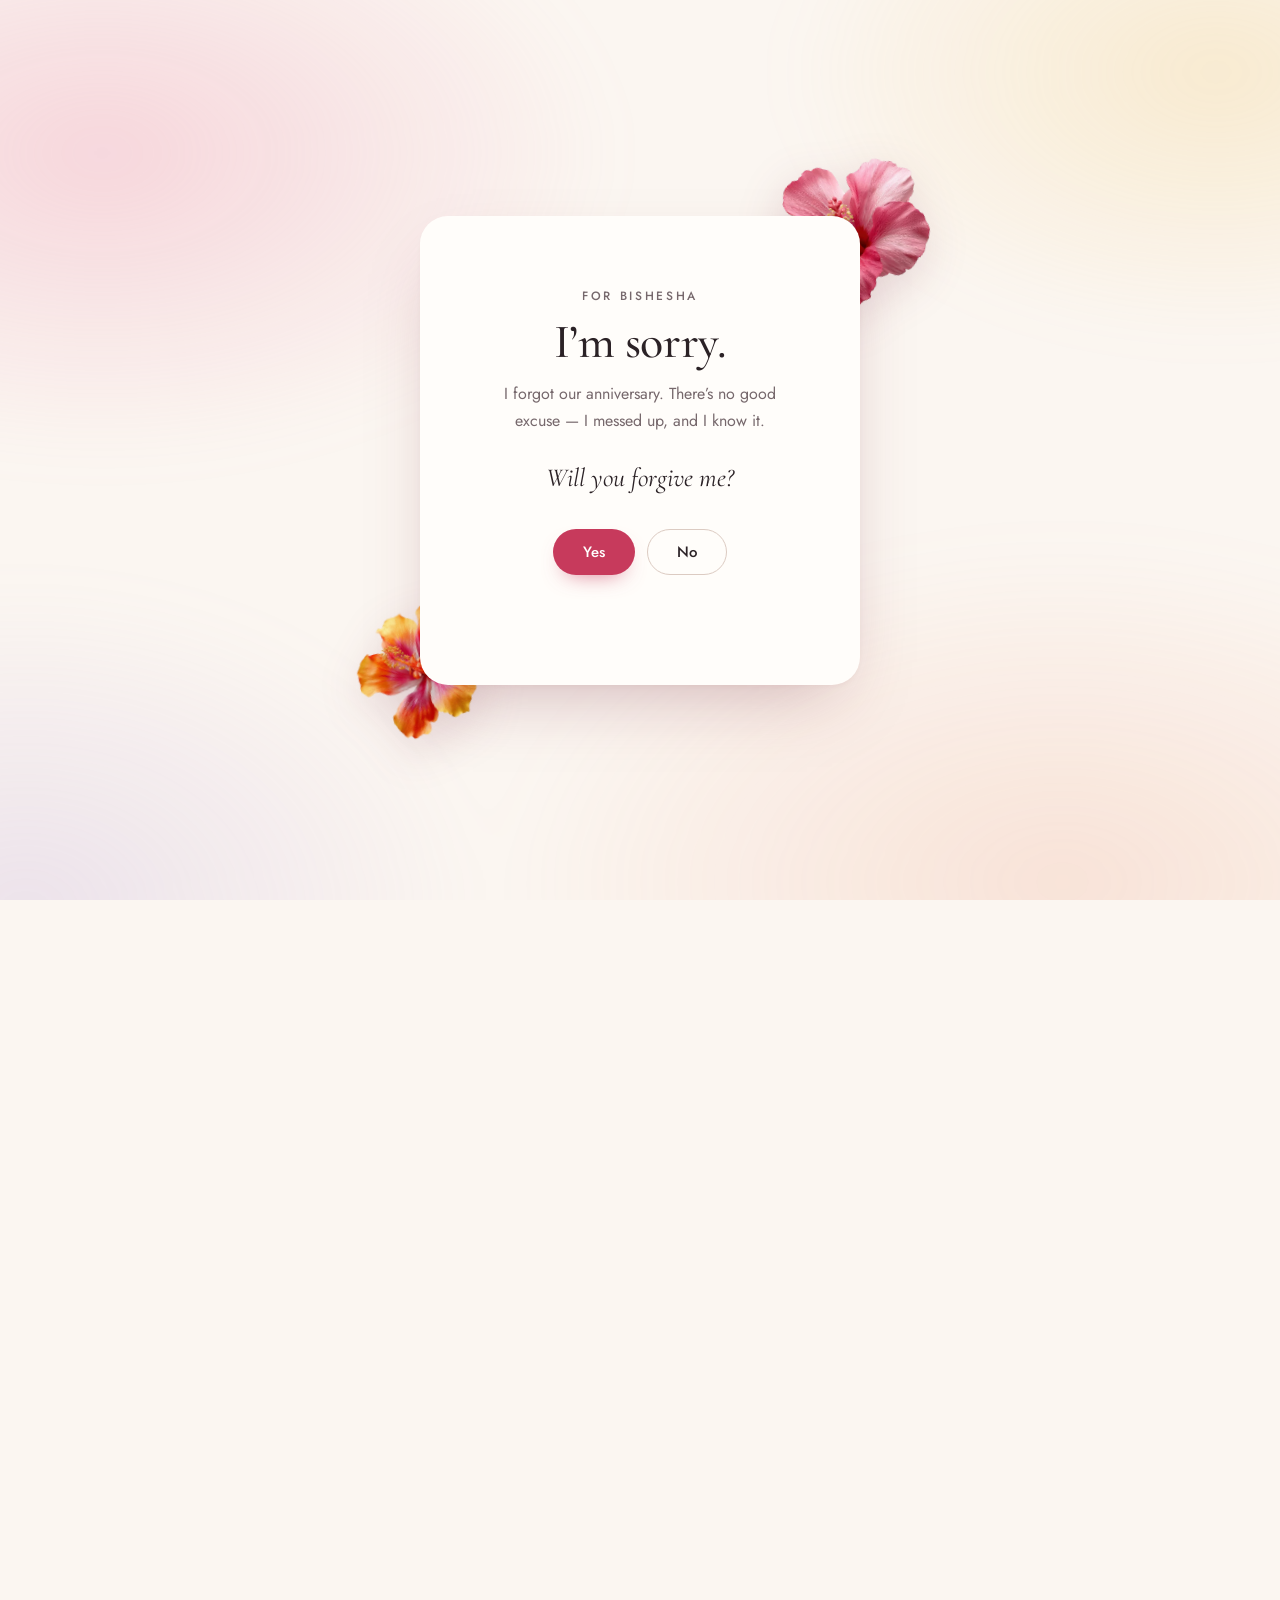
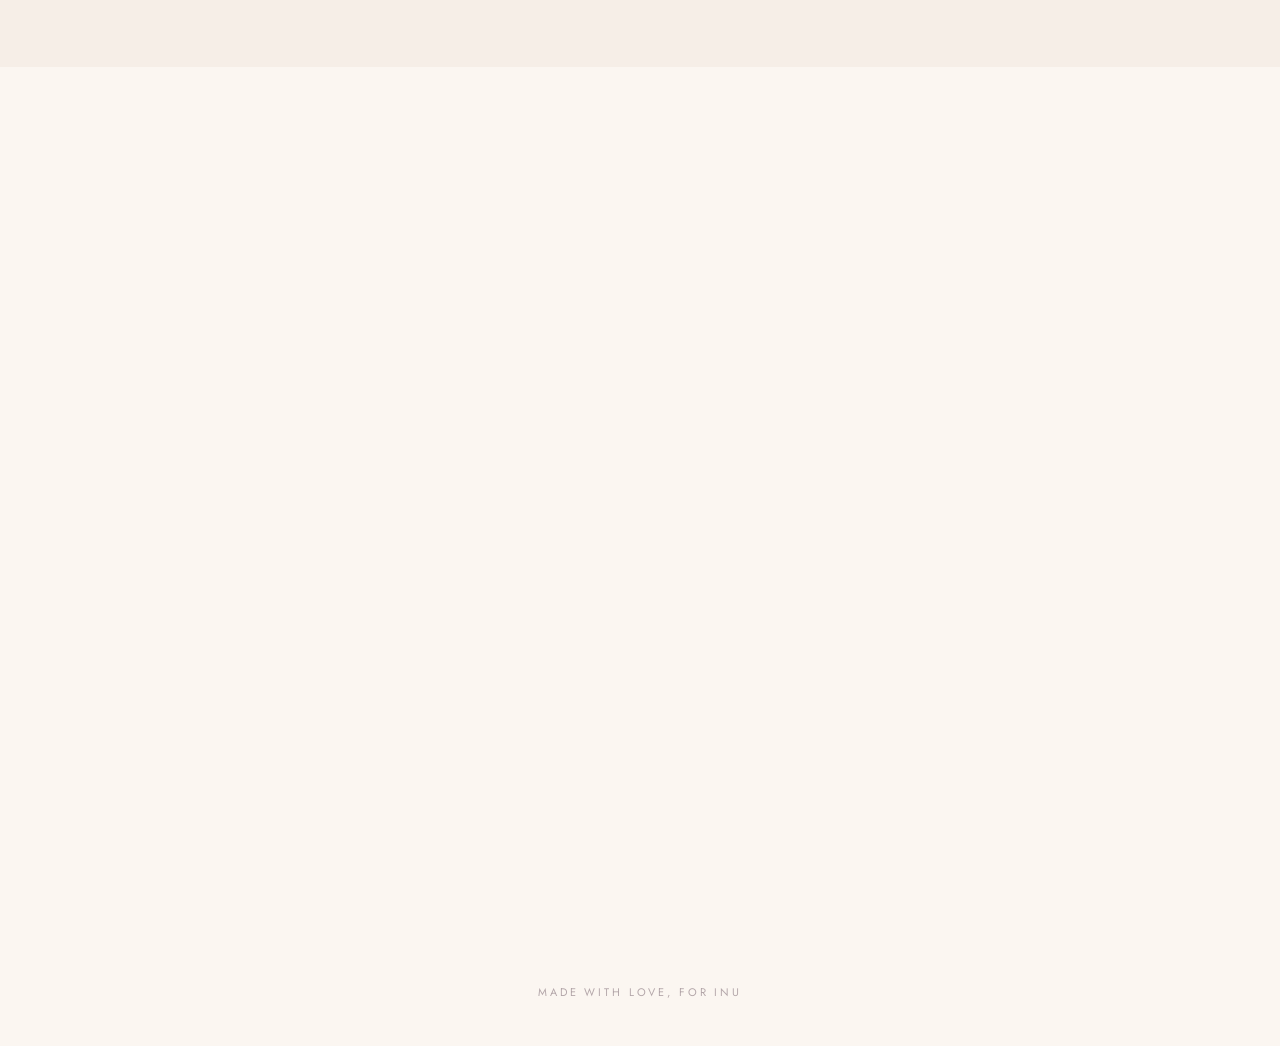
<file: index.html>
<!doctype html>
<html lang="en">
<head>
  <meta charset="utf-8">
  <meta name="viewport" content="width=device-width, initial-scale=1, viewport-fit=cover">
  <title>For Bishesha</title>
  <meta name="description" content="A small note for Bishesha.">
  <meta name="robots" content="noindex, nofollow">
  <meta name="theme-color" content="#fbf6f1">
  <link rel="icon" type="image/svg+xml" href="assets/hibiscus.svg">
  <link rel="preconnect" href="https://fonts.googleapis.com">
  <link rel="preconnect" href="https://fonts.gstatic.com" crossorigin>
  <link href="https://fonts.googleapis.com/css2?family=Cormorant+Garamond:ital,wght@0,400;0,500;0,600;1,400;1,500&family=Jost:wght@300;400;500&display=swap" rel="stylesheet">
  <link rel="stylesheet" href="css/love.css">
  <script>
    document.documentElement.classList.add('js');
    try {
      if (sessionStorage.getItem('forgiven') && !/[?&]again\b/.test(location.search)) {
        document.documentElement.classList.add('is-forgiven');
      }
    } catch (e) {}
  </script>
</head>
<body class="is-locked">

  <!-- the hibiscus, drawn once and reused everywhere -->
  <svg class="sprite" aria-hidden="true" focusable="false">
    <defs>
      <radialGradient id="hb-eye" cx="0" cy="0" r="18" gradientUnits="userSpaceOnUse">
        <stop offset="0" stop-color="#6e0b29" stop-opacity=".8"/>
        <stop offset=".55" stop-color="#8f1238" stop-opacity=".32"/>
        <stop offset="1" stop-color="#8f1238" stop-opacity="0"/>
      </radialGradient>
      <g id="hb-petal">
        <path stroke="#fff" stroke-opacity=".45" stroke-width=".8" d="M0 0C-10-8-24-19-24-31C-24-41-15-47-7-44C-4-46.5 4-46.5 7-44C15-47 24-41 24-31C24-19 10-8 0 0Z"/>
        <path fill="none" stroke="#6e0b29" stroke-opacity=".16" stroke-width=".7" stroke-linecap="round" d="M0-6V-38M0-6L-9-35M0-6L9-35"/>
      </g>
      <symbol id="hibiscus" viewBox="-50 -50 100 100">
        <use href="#hb-petal"/>
        <use href="#hb-petal" transform="rotate(72)"/>
        <use href="#hb-petal" transform="rotate(144)"/>
        <use href="#hb-petal" transform="rotate(216)"/>
        <use href="#hb-petal" transform="rotate(288)"/>
        <circle r="18" fill="url(#hb-eye)"/>
        <path d="M0 0Q5-12 15-23" fill="none" stroke="#f6e1a6" stroke-width="2" stroke-linecap="round"/>
        <g fill="#f2c14e"><circle cx="9" cy="-15" r="1.3"/><circle cx="11.5" cy="-12.8" r="1.2"/><circle cx="12.2" cy="-17.4" r="1.2"/><circle cx="9.8" cy="-18.8" r="1.1"/><circle cx="13.6" cy="-15.2" r="1.1"/></g>
        <g fill="#a3123a"><circle cx="15.6" cy="-25" r="1.6"/><circle cx="17.8" cy="-23.2" r="1.5"/><circle cx="13.8" cy="-26.8" r="1.5"/><circle cx="17.4" cy="-26.4" r="1.4"/></g>
      </symbol>
    </defs>
  </svg>

  <div class="progress" id="progress" aria-hidden="true"></div>

  <!-- ═════════════════════════  THE APOLOGY  ═════════════════════════ -->
  <div class="gate" id="gate" role="dialog" aria-modal="true" aria-labelledby="gate-title">
    <div class="glow" aria-hidden="true"></div>

    <div class="stage">
    <img class="peek peek--tr" src="assets/flowers/pink.webp" alt="" aria-hidden="true">
    <img class="peek peek--bl" src="assets/flowers/orange.webp" alt="" aria-hidden="true">

    <div class="card" id="card">

      <div class="step is-active" data-step="ask">
        <p class="eyebrow">for bishesha</p>
        <h1 class="card__title" id="gate-title">I’m sorry.</h1>
        <p class="card__text">I forgot our anniversary. There’s no good excuse — I messed up, and I know it.</p>
        <p class="card__ask">Will you forgive me?</p>
        <div class="card__actions">
          <button class="btn btn--primary" id="yes" type="button">Yes</button>
          <button class="btn btn--ghost btn--no" id="no" type="button">No</button>
        </div>
        <p class="card__msg" id="msg" aria-live="polite"></p>
      </div>

      <form class="step" data-step="type" id="forgive-form" autocomplete="off" inert>
        <p class="eyebrow">one more thing</p>
        <h2 class="card__title">Okay, but I need it in writing.</h2>
        <p class="card__text">Type this, word for word:</p>
        <p class="phrase" id="phrase" aria-hidden="true"></p>
        <input class="field" id="forgive-input" type="text" placeholder="type it here…" aria-label="Type: I forgive you Shreyas" autocapitalize="sentences" autocorrect="off" spellcheck="false">
        <button class="btn btn--primary btn--block" id="forgive-submit" type="submit">Forgive him</button>
        <p class="card__msg" id="msg2" aria-live="polite"></p>
      </form>

      <div class="step" data-step="done" inert>
        <img class="card__flower" src="assets/flowers/red.webp" alt="" aria-hidden="true">
        <h2 class="card__title">Thank you.</h2>
        <p class="card__text">I love you. Come in —</p>
      </div>

    </div>
    </div>
  </div>


  <!-- ═════════════════════════  THE PAGE  ═════════════════════════ -->
  <main id="main" inert>

    <!-- hero -->
    <header class="hero">
      <img class="hero__flower hero__flower--tl" src="assets/flowers/white.webp" alt="" aria-hidden="true">
      <img class="hero__flower hero__flower--br" src="assets/flowers/red.webp" alt="" aria-hidden="true">
      <div class="hero__inner">
        <p class="eyebrow reveal" style="--d: 450ms">a slightly late anniversary note</p>
        <h1 class="hero__title reveal" id="hello" tabindex="-1" style="--d: 600ms">Bishesha,<em>thank you for forgiving me.</em></h1>
        <p class="hero__lead reveal" style="--d: 800ms">I made you a small corner of the internet, to say the things I don’t say often enough. Take your time — scroll slowly.</p>
      </div>    </header>


    <!-- 01 · you -->
    <section class="section" id="you">
      <div class="wrap you">
        <figure class="portrait reveal" id="her">
          <div class="arch">
            <div class="ph" style="--c: var(--hb-pink)">
              <svg class="hb" aria-hidden="true" focusable="false"><use href="#hibiscus"/></svg>
              <span>photo coming soon</span>
            </div>
          </div>
          <figcaption id="her-caption">you, being you</figcaption>
        </figure>

        <div>
          <header class="head reveal">
            <p class="eyebrow"><b>01</b>you</p>
            <h2 class="title">Why you mean so much to me</h2>
          </header>

          <ol class="reasons">
            <li class="reason reveal">
              <span class="reason__n">i.</span>
              <h3>You make ordinary days worth remembering.</h3>
              <p>A random Tuesday with you somehow turns into a story I’m still telling weeks later.</p>
            </li>
            <li class="reason reveal">
              <span class="reason__n">ii.</span>
              <h3>You know the real, messy me — and you stay.</h3>
              <p>You’ve seen all my worst habits (exhibit A: the reason this website exists) and you still choose me. I don’t take that lightly.</p>
            </li>
            <li class="reason reveal">
              <span class="reason__n">iii.</span>
              <h3>You’re the smartest person I know.</h3>
              <p>You design machines that earn their tolerances. Somehow you’ve tolerated me too — which might be your most impressive work yet.</p>
            </li>
            <li class="reason reveal">
              <span class="reason__n">iv.</span>
              <h3>You make me want to be better.</h3>
              <p>Not because you ask me to. Because you deserve someone who shows up, every single time.</p>
            </li>
            <li class="reason reveal">
              <span class="reason__n">v.</span>
              <h3>You feel like home.</h3>
              <p>It doesn’t matter where we are. If you’re there, I’m okay.</p>
            </li>
            <li class="reason reveal">
              <span class="reason__n">vi.</span>
              <h3>Your laugh.</h3>
              <p>That’s it. That’s the whole reason. It fixes everything.</p>
            </li>
          </ol>
        </div>
      </div>
    </section>


    <!-- 02 · us -->
    <section class="section section--tint" id="us">
      <div class="wrap">
        <header class="head head--center reveal">
          <p class="eyebrow"><b>02</b>us</p>
          <h2 class="title">A few of my favourite frames</h2>
          <p class="lead">Every one of them has you in it. That’s not a coincidence.</p>
        </header>
        <div class="gallery" id="gallery"></div>
      </div>
    </section>


    <!-- 03 · me -->
    <section class="section" id="me">
      <div class="wrap wrap--narrow">
        <header class="head reveal">
          <p class="eyebrow"><b>03</b>me</p>
          <h2 class="title">I know I don’t always get it right.</h2>
        </header>
        <p class="prose reveal">I forget things. Dates, texts, the thing you told me twice. Sometimes I get so lost in my own head that I forget to show you what you mean to me — and you should never have to wonder about that.</p>

        <div class="ledger">
          <div class="ledger__col ledger--forget reveal">
            <h3 class="eyebrow">Things I forget</h3>
            <ul>
              <li>Our anniversary. (Clearly.)</li>
              <li>To text back when I get busy</li>
              <li>To say thank you for the little things</li>
              <li>That it’s milk chocolate only. (Dark doesn’t count.)</li>
            </ul>
          </div>
          <div class="ledger__col ledger--keep reveal" style="--d: 120ms">
            <h3 class="eyebrow">Things I’ll never forget</h3>
            <ul>
              <li>The way you say my name</li>
              <li>How easy it is to be myself around you</li>
              <li>Every time you showed up for me without being asked</li>
              <li>How your hand fits in mine</li>
            </ul>
          </div>
        </div>
      </div>

      <div class="lucky reveal">
        <img class="lucky__flower" src="assets/flowers/orange.webp" alt="" aria-hidden="true" loading="lazy">
        <p class="lucky__line">I’m so <span>lucky</span><br>to have you.</p>
        <p class="lucky__sub">Not lucky like finding money in an old jacket. Lucky like the universe made a mistake in my favour — and I plan to spend a very long time deserving it.</p>
      </div>

      <div class="wrap wrap--narrow">
        <h3 class="sub reveal">So, a few promises</h3>
        <ol class="promises">
          <li class="reveal">Our anniversary now lives in my head — and, just to be safe, in three calendars, two alarms and a sticky note on my mirror.</li>
          <li class="reveal">When you’re talking, my phone goes face-down.</li>
          <li class="reveal">I’ll plan the next date — all of it, including where we eat.</li>
          <li class="reveal">I’ll say “I love you” out loud more often, instead of just thinking it really hard.</li>
        </ol>
      </div>
    </section>


    <!-- 04 · letters -->
    <section class="section section--tint" id="letters">
      <div class="wrap">
        <header class="head head--center reveal">
          <p class="eyebrow"><b>04</b>letters</p>
          <h2 class="title">Open when…</h2>
          <p class="lead">For the days I’m not there — or not enough.</p>
        </header>

        <div class="letters">
          <button class="letter reveal" type="button" aria-expanded="false" style="--c: var(--hb-pink)">
            <span class="letter__inner">
              <span class="letter__face letter__front">
                <span class="env"><svg class="env__paper" viewBox="0 0 64 46" aria-hidden="true"><rect x="1" y="1" width="62" height="44" rx="5"/><path d="M3 4L32 26L61 4"/></svg><svg class="hb" aria-hidden="true" focusable="false"><use href="#hibiscus"/></svg></span>
                <span class="letter__when">open when</span>
                <span class="letter__title">you miss me</span>
                <span class="letter__hint">tap to open</span>
              </span>
              <span class="letter__face letter__back">
                <span class="letter__body">I miss you too. It hits me out of nowhere, usually in the middle of work — and somehow I never tell you, I just keep going. So I’m telling you now: I miss you. A lot.</span>
                <span class="letter__sign">— S.</span>
              </span>
            </span>
          </button>

          <button class="letter reveal" type="button" aria-expanded="false" style="--c: var(--hb-coral); --d: 80ms">
            <span class="letter__inner">
              <span class="letter__face letter__front">
                <span class="env"><svg class="env__paper" viewBox="0 0 64 46" aria-hidden="true"><rect x="1" y="1" width="62" height="44" rx="5"/><path d="M3 4L32 26L61 4"/></svg><svg class="hb" aria-hidden="true" focusable="false"><use href="#hibiscus"/></svg></span>
                <span class="letter__when">open when</span>
                <span class="letter__title">you’re mad at me</span>
                <span class="letter__hint">tap to open</span>
              </span>
              <span class="letter__face letter__back">
                <span class="letter__body">You’re probably right. I’m sorry. Tell me what I did and let me fix it — and if I can’t fix it right away, let me sit next to you until it feels better. Snacks are on me.</span>
                <span class="letter__sign">— S.</span>
              </span>
            </span>
          </button>

          <button class="letter reveal" type="button" aria-expanded="false" style="--c: var(--hb-lilac); --d: 160ms">
            <span class="letter__inner">
              <span class="letter__face letter__front">
                <span class="env"><svg class="env__paper" viewBox="0 0 64 46" aria-hidden="true"><rect x="1" y="1" width="62" height="44" rx="5"/><path d="M3 4L32 26L61 4"/></svg><svg class="hb" aria-hidden="true" focusable="false"><use href="#hibiscus"/></svg></span>
                <span class="letter__when">open when</span>
                <span class="letter__title">you can’t sleep</span>
                <span class="letter__hint">tap to open</span>
              </span>
              <span class="letter__face letter__back">
                <span class="letter__body">Breathe in for four, out for six. Think about the next trip we’ll take, and how I’ll definitely forget to pack something. I’ll be right here when you wake up.</span>
                <span class="letter__sign">— S.</span>
              </span>
            </span>
          </button>

          <button class="letter reveal" type="button" aria-expanded="false" style="--c: var(--hb-yellow); --d: 240ms">
            <span class="letter__inner">
              <span class="letter__face letter__front">
                <span class="env"><svg class="env__paper" viewBox="0 0 64 46" aria-hidden="true"><rect x="1" y="1" width="62" height="44" rx="5"/><path d="M3 4L32 26L61 4"/></svg><svg class="hb" aria-hidden="true" focusable="false"><use href="#hibiscus"/></svg></span>
                <span class="letter__when">open when</span>
                <span class="letter__title">you need a reminder</span>
                <span class="letter__hint">tap to open</span>
              </span>
              <span class="letter__face letter__back">
                <span class="letter__body">You are brilliant, kind, and so much more capable than you give yourself credit for. And I love you. That part never changes.</span>
                <span class="letter__sign">— S.</span>
              </span>
            </span>
          </button>
        </div>
      </div>
    </section>


    <!-- 05 · coupons -->
    <section class="section" id="coupons">
      <div class="wrap">
        <header class="head head--center reveal">
          <p class="eyebrow"><b>05</b>coupons</p>
          <h2 class="title">To make it up to you</h2>
          <p class="lead">Redeemable anytime. No expiry date. Strictly non-transferable.</p>
        </header>

        <div class="coupons">
          <article class="coupon reveal" data-id="dinner" style="--c: var(--hb-coral)">
            <div class="coupon__main">
              <p class="coupon__kick"><svg class="hb" aria-hidden="true" focusable="false"><use href="#hibiscus"/></svg>good for</p>
              <h3 class="coupon__title">One dinner, anywhere you want</h3>
              <p class="coupon__fine">My treat. And no “I don’t know, you pick.”</p>
              <span class="coupon__stamp" aria-hidden="true">redeemed</span>
            </div>
            <div class="coupon__stub"><button class="coupon__btn" type="button">Redeem</button></div>
          </article>

          <article class="coupon reveal" data-id="day" style="--c: var(--hb-yellow); --d: 80ms">
            <div class="coupon__main">
              <p class="coupon__kick"><svg class="hb" aria-hidden="true" focusable="false"><use href="#hibiscus"/></svg>good for</p>
              <h3 class="coupon__title">A whole day, planned by me</h3>
              <p class="coupon__fine">You just show up. I handle everything — including remembering it.</p>
              <span class="coupon__stamp" aria-hidden="true">redeemed</span>
            </div>
            <div class="coupon__stub"><button class="coupon__btn" type="button">Redeem</button></div>
          </article>

          <article class="coupon reveal" data-id="hugs" data-unlimited style="--c: var(--hb-pink)">
            <div class="coupon__main">
              <p class="coupon__kick"><svg class="hb" aria-hidden="true" focusable="false"><use href="#hibiscus"/></svg>good for</p>
              <h3 class="coupon__title">Unlimited hugs</h3>
              <p class="coupon__fine">No questions asked. Valid even when I’m being annoying. Never runs out.</p>
              <span class="coupon__stamp" aria-hidden="true">redeemed</span>
            </div>
            <div class="coupon__stub"><button class="coupon__btn" type="button">Redeem</button></div>
          </article>

          <article class="coupon reveal" data-id="right" style="--c: var(--hb-lilac); --d: 80ms">
            <div class="coupon__main">
              <p class="coupon__kick"><svg class="hb" aria-hidden="true" focusable="false"><use href="#hibiscus"/></svg>good for</p>
              <h3 class="coupon__title">One “you were right”</h3>
              <p class="coupon__fine">Said out loud, with no “but”. Use it wisely.</p>
              <span class="coupon__stamp" aria-hidden="true">redeemed</span>
            </div>
            <div class="coupon__stub"><button class="coupon__btn" type="button">Redeem</button></div>
          </article>

          <article class="coupon reveal" data-id="flowers" style="--c: var(--hb-red)">
            <div class="coupon__main">
              <p class="coupon__kick"><svg class="hb" aria-hidden="true" focusable="false"><use href="#hibiscus"/></svg>good for</p>
              <h3 class="coupon__title">Flowers, for no reason</h3>
              <p class="coupon__fine">Hibiscus, obviously. Every colour I can find.</p>
              <span class="coupon__stamp" aria-hidden="true">redeemed</span>
            </div>
            <div class="coupon__stub"><button class="coupon__btn" type="button">Redeem</button></div>
          </article>

          <article class="coupon reveal" data-id="movie" style="--c: var(--hb-peach); --d: 80ms">
            <div class="coupon__main">
              <p class="coupon__kick"><svg class="hb" aria-hidden="true" focusable="false"><use href="#hibiscus"/></svg>good for</p>
              <h3 class="coupon__title">Movie night, your pick</h3>
              <p class="coupon__fine">No complaints. I won’t fall asleep. (I’ll try very hard not to fall asleep.)</p>
              <span class="coupon__stamp" aria-hidden="true">redeemed</span>
            </div>
            <div class="coupon__stub"><button class="coupon__btn" type="button">Redeem</button></div>
          </article>
        </div>
      </div>
    </section>


    <!-- 06 · feedback -->
    <section class="section section--tint" id="feedback">
      <div class="wrap">
        <header class="head head--center reveal">
          <p class="eyebrow"><b>06</b>feedback</p>
          <h2 class="title">How am I doing?</h2>
          <p class="lead">Your feedback helps us improve our service. (I&nbsp;am the&nbsp;service.)</p>
        </header>

        <form class="fb reveal" id="fb" novalidate>
          <fieldset class="q">
            <legend class="q__label">Overall, how would you rate your boyfriend?</legend>
            <div class="rating" id="rating">
              <label class="rate" data-v="1" style="--c: var(--hb-red)"><input class="sr" type="radio" name="rating" value="1" aria-label="1 out of 5"><svg class="hb" aria-hidden="true" focusable="false"><use href="#hibiscus"/></svg></label>
              <label class="rate" data-v="2" style="--c: var(--hb-pink)"><input class="sr" type="radio" name="rating" value="2" aria-label="2 out of 5"><svg class="hb" aria-hidden="true" focusable="false"><use href="#hibiscus"/></svg></label>
              <label class="rate" data-v="3" style="--c: var(--hb-coral)"><input class="sr" type="radio" name="rating" value="3" aria-label="3 out of 5"><svg class="hb" aria-hidden="true" focusable="false"><use href="#hibiscus"/></svg></label>
              <label class="rate" data-v="4" style="--c: var(--hb-yellow)"><input class="sr" type="radio" name="rating" value="4" aria-label="4 out of 5"><svg class="hb" aria-hidden="true" focusable="false"><use href="#hibiscus"/></svg></label>
              <label class="rate" data-v="5" style="--c: var(--hb-lilac)"><input class="sr" type="radio" name="rating" value="5" aria-label="5 out of 5"><svg class="hb" aria-hidden="true" focusable="false"><use href="#hibiscus"/></svg></label>
            </div>
            <p class="rate-text" id="rate-text" aria-live="polite">tap a flower</p>
          </fieldset>

          <fieldset class="q">
            <legend class="q__label">What should he work on?</legend>
            <p class="q__hint">Pick as many as apply. (Be gentle.)</p>
            <div class="chips">
              <label class="chip"><input class="sr" type="checkbox" name="work" value="Remembering dates"><span>Remembering dates</span></label>
              <label class="chip"><input class="sr" type="checkbox" name="work" value="Replying faster"><span>Replying faster</span></label>
              <label class="chip"><input class="sr" type="checkbox" name="work" value="Planning dates"><span>Planning dates</span></label>
              <label class="chip"><input class="sr" type="checkbox" name="work" value="Listening better"><span>Listening better</span></label>
              <label class="chip"><input class="sr" type="checkbox" name="work" value="More hugs"><span>More hugs</span></label>
              <label class="chip"><input class="sr" type="checkbox" name="work" value="More flowers"><span>More flowers</span></label>
              <label class="chip"><input class="sr" type="checkbox" name="work" value="Staying awake on calls"><span>Staying awake on calls</span></label>
              <label class="chip"><input class="sr" type="checkbox" name="work" value="Nothing, he’s perfect"><span>Nothing, he’s perfect</span></label>
            </div>
          </fieldset>

          <label class="q">
            <span class="q__label">One thing he does that you love</span>
            <span class="q__hint">So he knows to keep doing it.</span>
            <input class="field" type="text" name="loves" maxlength="240" placeholder="…">
          </label>

          <label class="q">
            <span class="q__label">Anything else you want to tell him?</span>
            <span class="q__hint">Complaints, compliments, demands — all welcome.</span>
            <textarea class="field" name="note" rows="4" maxlength="2000"></textarea>
          </label>

          <fieldset class="q">
            <legend class="q__label">Do you still love him?</legend>
            <div class="chips">
              <label class="chip"><input class="sr" type="radio" name="love" value="Yes"><span>Yes</span></label>
              <label class="chip"><input class="sr" type="radio" name="love" value="Of course"><span>Of course</span></label>
              <label class="chip"><input class="sr" type="radio" name="love" value="More than ever"><span>More than ever</span></label>
            </div>
          </fieldset>

          <div class="fb__foot">
            <button class="btn btn--primary" id="fb-send" type="submit">Send feedback</button>
            <p class="fb__msg" id="fb-msg" aria-live="polite"></p>
          </div>
        </form>

        <div class="receipt" id="receipt" tabindex="-1" hidden>
          <p class="eyebrow">feedback received</p>
          <h3 class="receipt__title">Thank you, Bishesha.</h3>
          <p class="receipt__text" id="receipt-text">Shreyas has been notified (emotionally).</p>
          <dl class="receipt__list" id="receipt-list"></dl>
          <div class="receipt__actions" id="receipt-actions">
            <a class="btn btn--primary" id="send-wa" target="_blank" rel="noopener">Send on WhatsApp</a>
            <a class="btn btn--ghost" id="send-mail">Send by email</a>
          </div>
          <button class="linkbtn" id="fb-edit" type="button">edit my answers</button>
        </div>
      </div>
    </section>


    <!-- the end -->
    <footer class="end">
      <div class="bouquet reveal" aria-hidden="true">
        <img class="bouquet__l" src="assets/flowers/pink.webp" alt="" loading="lazy">
        <img class="bouquet__r" src="assets/flowers/orange.webp" alt="" loading="lazy">
        <img class="bouquet__c" src="assets/flowers/red.webp" alt="" loading="lazy">
        <img class="bouquet__f" src="assets/flowers/white.webp" alt="" loading="lazy">
      </div>
      <p class="end__line reveal">Happy anniversary,<br>Bishesha.</p>
      <p class="end__sub reveal">A little late, I know. But I’m not going anywhere — and neither is this date, ever again.</p>
      <p class="end__days reveal" id="days" hidden></p>
      <p class="end__sign reveal">Yours, always,<span class="end__name">Shreyas</span></p>
      <p class="end__fine">made with love, for INU</p>
    </footer>

  </main>

  <div class="lightbox" id="lightbox" hidden>
    <button class="lightbox__close" type="button" aria-label="Close photo">&times;</button>
    <figure>
      <img alt="">
      <figcaption></figcaption>
    </figure>
  </div>

  <script src="js/config.js"></script>
  <script src="js/love.js"></script>
</body>
</html>
</file>
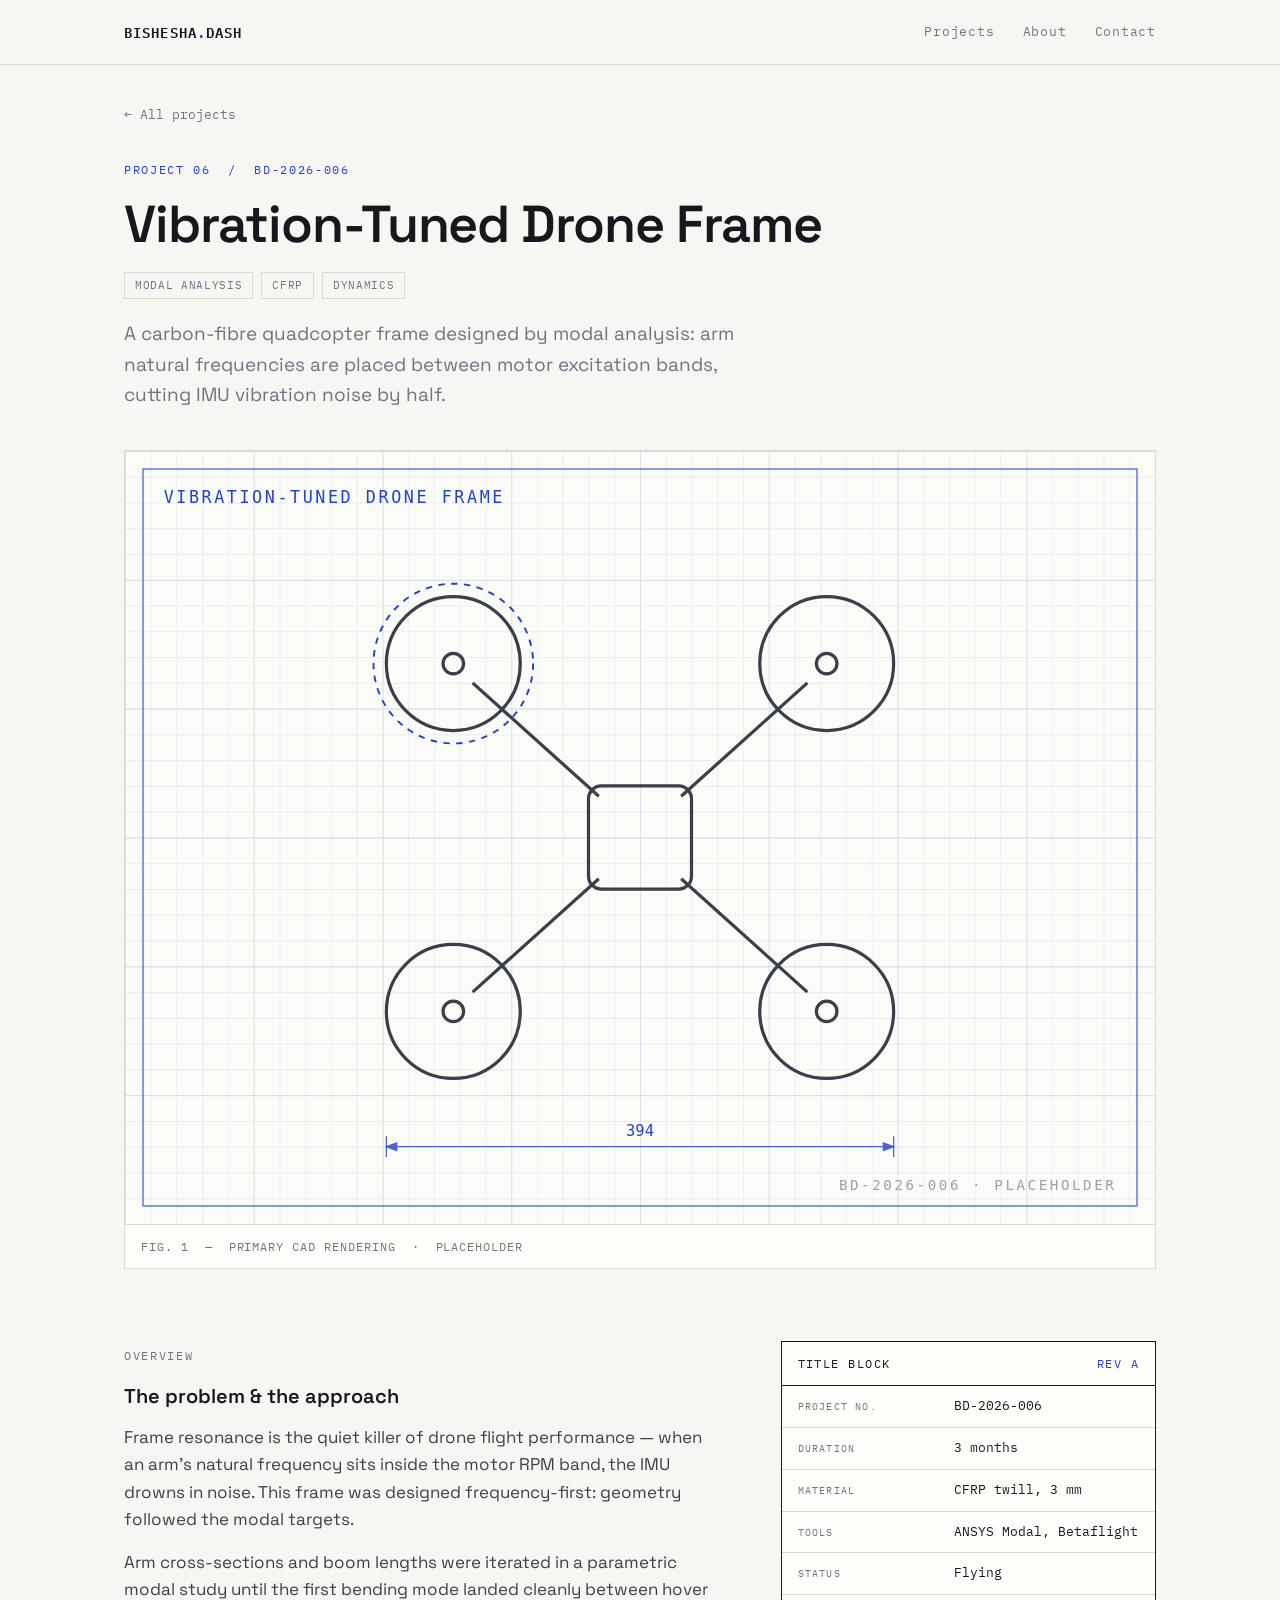
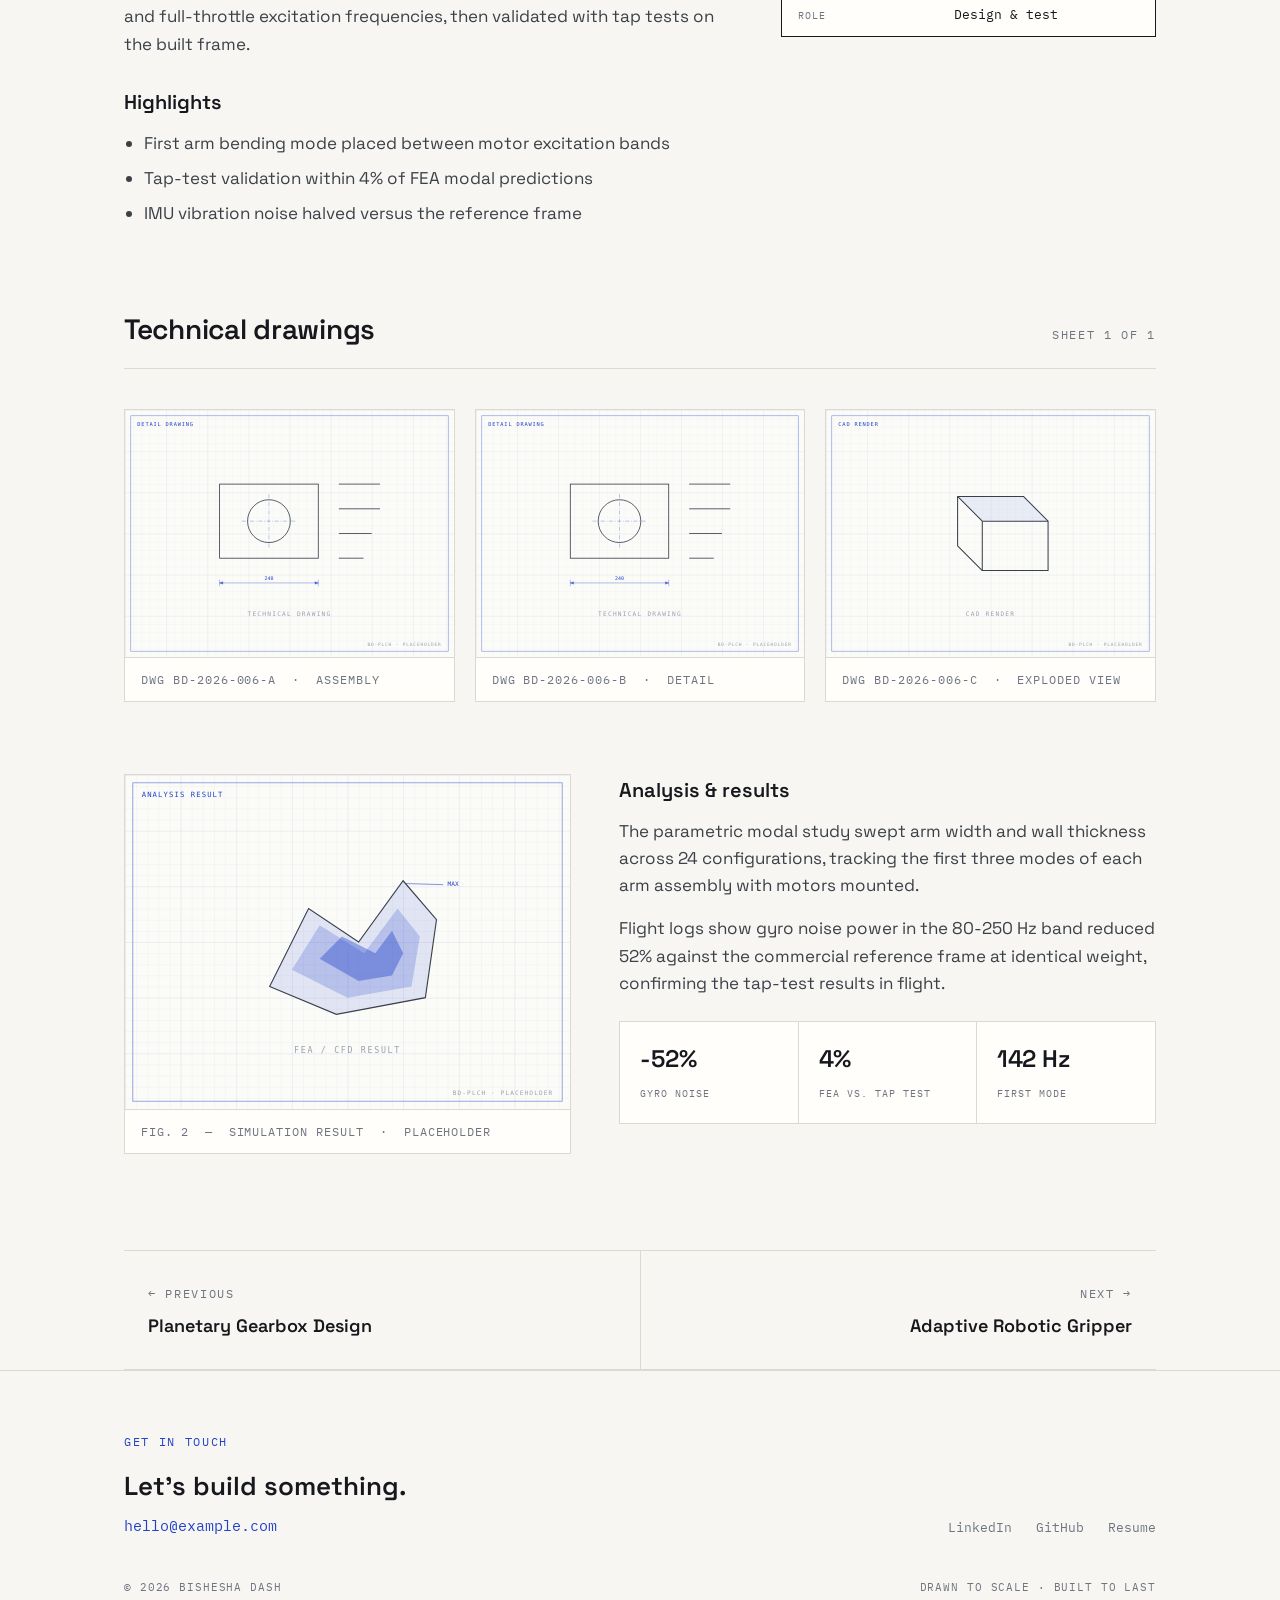
<file: projects/drone-frame.html>
<!DOCTYPE html>
<html lang="en">
<head>
  <meta charset="UTF-8">
  <meta name="viewport" content="width=device-width, initial-scale=1.0">
  <title>Vibration-Tuned Drone Frame — Bishesha Dash</title>
  <meta name="description" content="Carbon-fibre quadcopter frame with arm resonances tuned away from motor excitation bands.">
  <link rel="preconnect" href="https://fonts.googleapis.com">
  <link rel="preconnect" href="https://fonts.gstatic.com" crossorigin>
  <link href="https://fonts.googleapis.com/css2?family=Space+Grotesk:wght@400;500;600&family=IBM+Plex+Mono:wght@400;500;600&display=swap" rel="stylesheet">
  <link rel="stylesheet" href="../css/style.css">
</head>
<body>

  <nav class="nav">
    <div class="wrap nav__inner">
      <a class="nav__logo" href="../index.html">BISHESHA<span>.</span>DASH</a>
      <div class="nav__links">
        <a href="../index.html#projects">Projects</a>
        <a href="../index.html#about">About</a>
        <a href="../index.html#contact">Contact</a>
      </div>
    </div>
  </nav>

  <main class="wrap">

    <a class="crumb" href="../index.html#projects">&#8592; All projects</a>

    <header class="project-head">
      <span class="label label--accent">Project 06 &nbsp;/&nbsp; BD-2026-006</span>
      <h1>Vibration-Tuned Drone Frame</h1>
      <div class="card__tags"><span class="tag">Modal Analysis</span><span class="tag">CFRP</span><span class="tag">Dynamics</span></div>
      <p class="project-head__summary">A carbon-fibre quadcopter frame designed by modal analysis: arm natural frequencies are placed between motor excitation bands, cutting IMU vibration noise by half.</p>
    </header>

    <figure class="figure">
      <img src="../assets/drone-frame.svg" alt="Vibration-Tuned Drone Frame — CAD rendering placeholder">
      <figcaption>FIG. 1 &nbsp;—&nbsp; PRIMARY CAD RENDERING &nbsp;·&nbsp; PLACEHOLDER</figcaption>
    </figure>

    <section class="section overview">
      <div class="prose">
        <span class="label">Overview</span>
        <h3 style="margin-top:12px">The problem &amp; the approach</h3>
        <p>Frame resonance is the quiet killer of drone flight performance — when an arm's natural frequency sits inside the motor RPM band, the IMU drowns in noise. This frame was designed frequency-first: geometry followed the modal targets.</p>
        <p>Arm cross-sections and boom lengths were iterated in a parametric modal study until the first bending mode landed cleanly between hover and full-throttle excitation frequencies, then validated with tap tests on the built frame.</p>
        <h3>Highlights</h3>
        <ul>
          <li>First arm bending mode placed between motor excitation bands</li>
          <li>Tap-test validation within 4% of FEA modal predictions</li>
          <li>IMU vibration noise halved versus the reference frame</li>
        </ul>
      </div>

      <aside class="titleblock">
        <div class="titleblock__head"><span>Title block</span><span>REV A</span></div>
        <table>
          <tr><td>Project no.</td><td>BD-2026-006</td></tr>
          <tr><td>Duration</td><td>3 months</td></tr>
          <tr><td>Material</td><td>CFRP twill, 3 mm</td></tr>
          <tr><td>Tools</td><td>ANSYS Modal, Betaflight</td></tr>
          <tr><td>Status</td><td>Flying</td></tr>
          <tr><td>Role</td><td>Design & test</td></tr>
        </table>
      </aside>
    </section>

    <section class="section" style="padding-top:0">
      <div class="section__head">
        <h2>Technical drawings</h2>
        <span class="label">SHEET 1 OF 1</span>
      </div>
      <div class="gallery">
        <figure class="figure">
          <img src="../assets/placeholder-drawing.svg" alt="Detail drawing placeholder">
          <figcaption>DWG BD-2026-006-A &nbsp;·&nbsp; ASSEMBLY</figcaption>
        </figure>
        <figure class="figure">
          <img src="../assets/placeholder-drawing.svg" alt="Detail drawing placeholder">
          <figcaption>DWG BD-2026-006-B &nbsp;·&nbsp; DETAIL</figcaption>
        </figure>
        <figure class="figure">
          <img src="../assets/placeholder-render.svg" alt="Exploded view placeholder">
          <figcaption>DWG BD-2026-006-C &nbsp;·&nbsp; EXPLODED VIEW</figcaption>
        </figure>
      </div>
    </section>

    <section class="section analysis" style="padding-top:0">
      <div>
        <figure class="figure">
          <img src="../assets/placeholder-analysis.svg" alt="Analysis result placeholder">
          <figcaption>FIG. 2 &nbsp;—&nbsp; SIMULATION RESULT &nbsp;·&nbsp; PLACEHOLDER</figcaption>
        </figure>
      </div>
      <div class="prose">
        <h3>Analysis &amp; results</h3>
        <p>The parametric modal study swept arm width and wall thickness across 24 configurations, tracking the first three modes of each arm assembly with motors mounted.</p>
        <p>Flight logs show gyro noise power in the 80-250 Hz band reduced 52% against the commercial reference frame at identical weight, confirming the tap-test results in flight.</p>
        <div class="stats">
          <div class="stat"><b>-52%</b><span>Gyro noise</span></div>
          <div class="stat"><b>4%</b><span>FEA vs. tap test</span></div>
          <div class="stat"><b>142 Hz</b><span>First mode</span></div>
        </div>
      </div>
    </section>

    <nav class="pager">
      <a href="planetary-gearbox.html">
        <span class="label">&#8592; Previous</span>
        <strong>Planetary Gearbox Design</strong>
      </a>
      <a href="robotic-gripper.html">
        <span class="label">Next &#8594;</span>
        <strong>Adaptive Robotic Gripper</strong>
      </a>
    </nav>

  </main>

  <footer class="footer">
    <div class="wrap">
      <div class="footer__inner">
        <div>
          <span class="label label--accent">Get in touch</span>
          <h2>Let's build something.</h2>
          <a class="email" href="mailto:hello@example.com">hello@example.com</a>
        </div>
        <div class="footer__links">
          <a href="#">LinkedIn</a>
          <a href="#">GitHub</a>
          <a href="#">Resume</a>
        </div>
      </div>
      <div class="footer__fine">
        <span>&#169; 2026 BISHESHA DASH</span>
        <span>DRAWN TO SCALE · BUILT TO LAST</span>
      </div>
    </div>
  </footer>

</body>
</html>
</file>
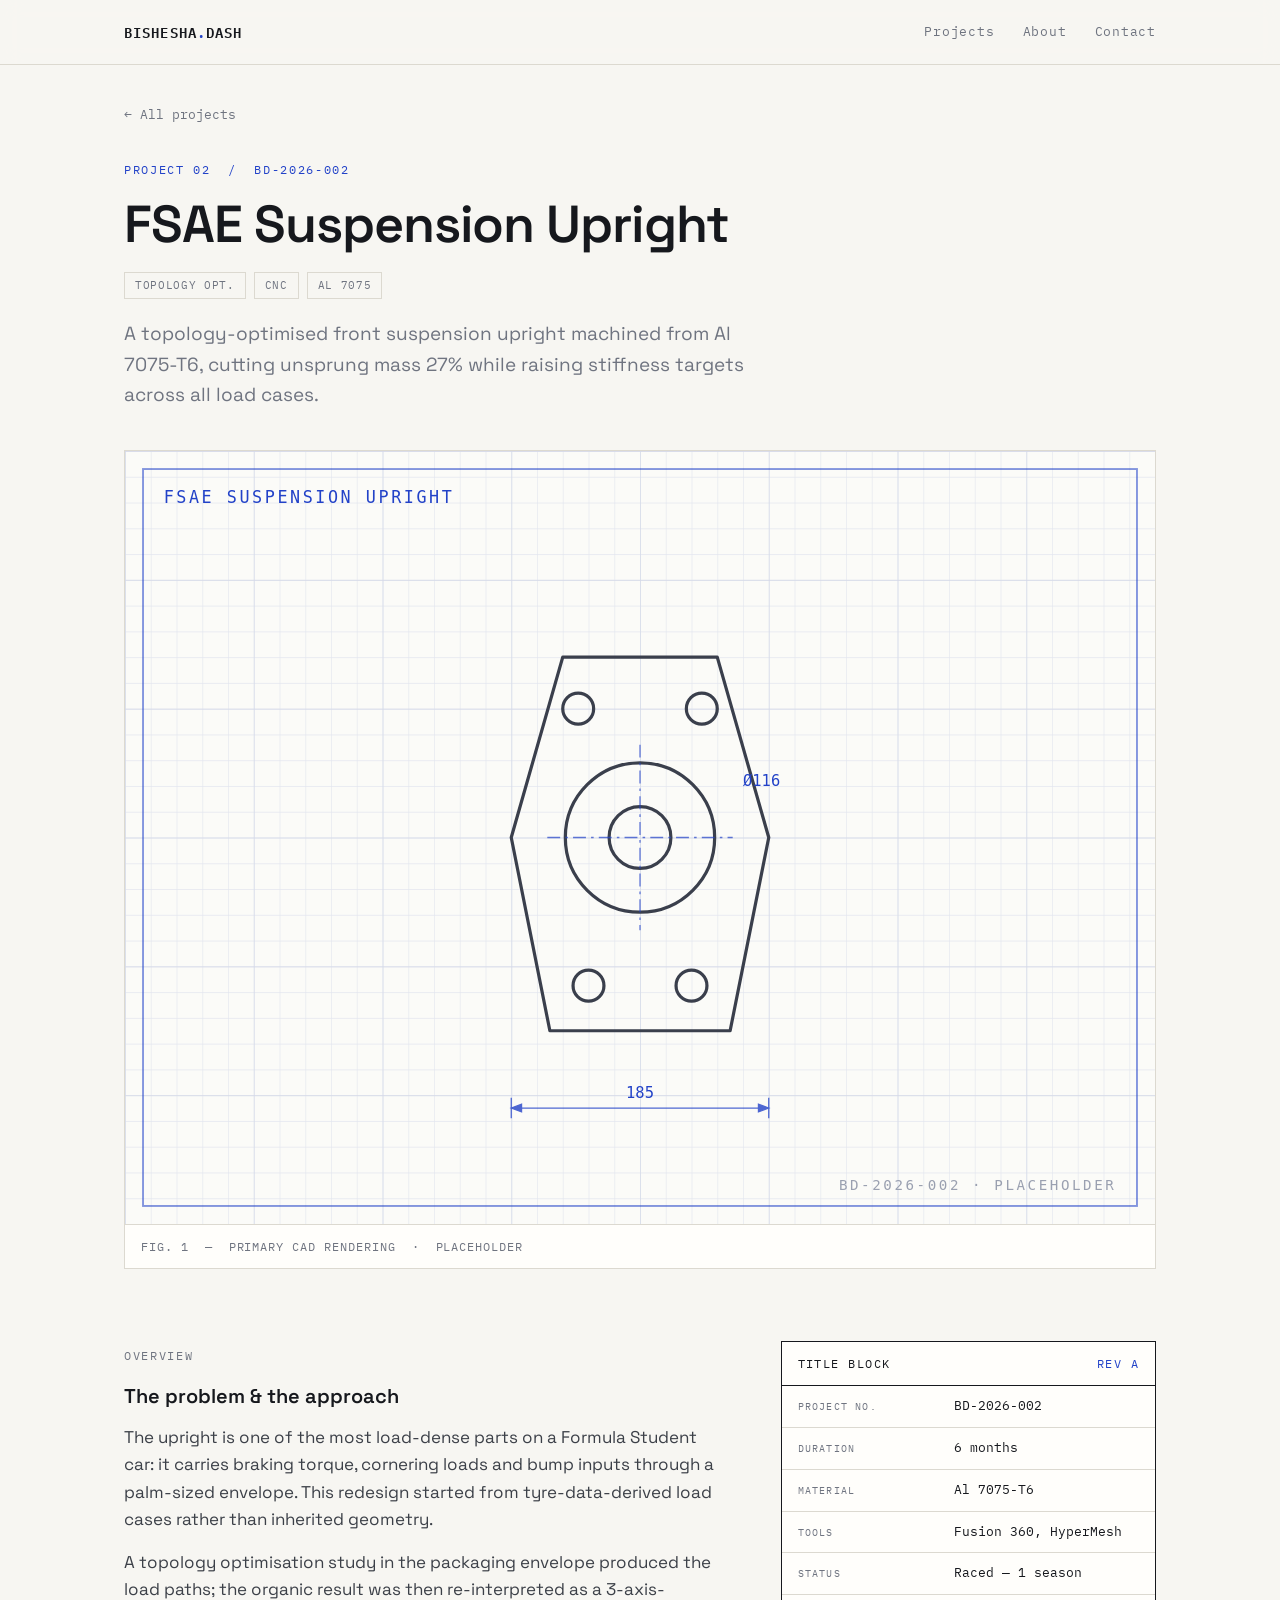
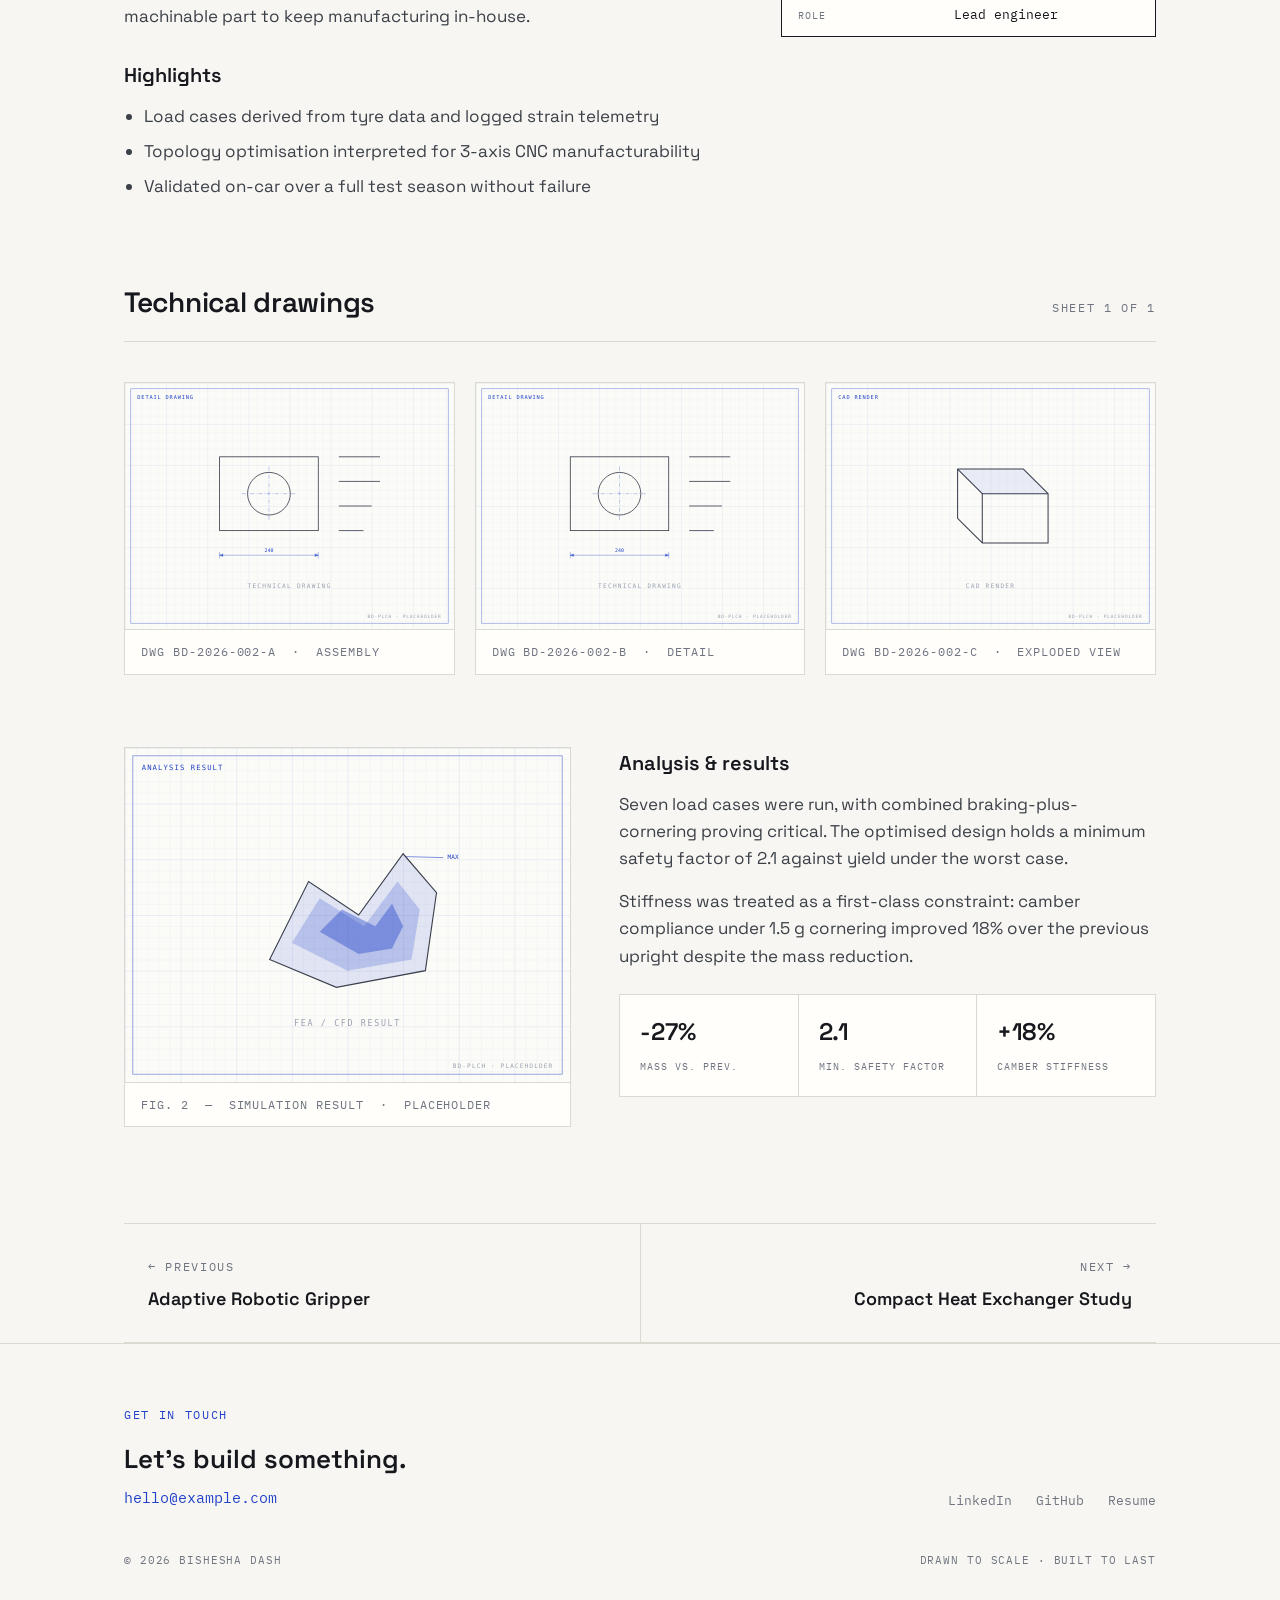
<file: projects/fsae-upright.html>
<!DOCTYPE html>
<html lang="en">
<head>
  <meta charset="UTF-8">
  <meta name="viewport" content="width=device-width, initial-scale=1.0">
  <title>FSAE Suspension Upright — Bishesha Dash</title>
  <meta name="description" content="Topology-optimised front upright for a Formula Student car — 27% lighter than the previous season.">
  <link rel="preconnect" href="https://fonts.googleapis.com">
  <link rel="preconnect" href="https://fonts.gstatic.com" crossorigin>
  <link href="https://fonts.googleapis.com/css2?family=Space+Grotesk:wght@400;500;600&family=IBM+Plex+Mono:wght@400;500;600&display=swap" rel="stylesheet">
  <link rel="stylesheet" href="../css/style.css">
</head>
<body>

  <nav class="nav">
    <div class="wrap nav__inner">
      <a class="nav__logo" href="../index.html">BISHESHA<span>.</span>DASH</a>
      <div class="nav__links">
        <a href="../index.html#projects">Projects</a>
        <a href="../index.html#about">About</a>
        <a href="../index.html#contact">Contact</a>
      </div>
    </div>
  </nav>

  <main class="wrap">

    <a class="crumb" href="../index.html#projects">&#8592; All projects</a>

    <header class="project-head">
      <span class="label label--accent">Project 02 &nbsp;/&nbsp; BD-2026-002</span>
      <h1>FSAE Suspension Upright</h1>
      <div class="card__tags"><span class="tag">Topology Opt.</span><span class="tag">CNC</span><span class="tag">Al 7075</span></div>
      <p class="project-head__summary">A topology-optimised front suspension upright machined from Al 7075-T6, cutting unsprung mass 27% while raising stiffness targets across all load cases.</p>
    </header>

    <figure class="figure">
      <img src="../assets/fsae-upright.svg" alt="FSAE Suspension Upright — CAD rendering placeholder">
      <figcaption>FIG. 1 &nbsp;—&nbsp; PRIMARY CAD RENDERING &nbsp;·&nbsp; PLACEHOLDER</figcaption>
    </figure>

    <section class="section overview">
      <div class="prose">
        <span class="label">Overview</span>
        <h3 style="margin-top:12px">The problem &amp; the approach</h3>
        <p>The upright is one of the most load-dense parts on a Formula Student car: it carries braking torque, cornering loads and bump inputs through a palm-sized envelope. This redesign started from tyre-data-derived load cases rather than inherited geometry.</p>
        <p>A topology optimisation study in the packaging envelope produced the load paths; the organic result was then re-interpreted as a 3-axis-machinable part to keep manufacturing in-house.</p>
        <h3>Highlights</h3>
        <ul>
          <li>Load cases derived from tyre data and logged strain telemetry</li>
          <li>Topology optimisation interpreted for 3-axis CNC manufacturability</li>
          <li>Validated on-car over a full test season without failure</li>
        </ul>
      </div>

      <aside class="titleblock">
        <div class="titleblock__head"><span>Title block</span><span>REV A</span></div>
        <table>
          <tr><td>Project no.</td><td>BD-2026-002</td></tr>
          <tr><td>Duration</td><td>6 months</td></tr>
          <tr><td>Material</td><td>Al 7075-T6</td></tr>
          <tr><td>Tools</td><td>Fusion 360, HyperMesh</td></tr>
          <tr><td>Status</td><td>Raced — 1 season</td></tr>
          <tr><td>Role</td><td>Lead engineer</td></tr>
        </table>
      </aside>
    </section>

    <section class="section" style="padding-top:0">
      <div class="section__head">
        <h2>Technical drawings</h2>
        <span class="label">SHEET 1 OF 1</span>
      </div>
      <div class="gallery">
        <figure class="figure">
          <img src="../assets/placeholder-drawing.svg" alt="Detail drawing placeholder">
          <figcaption>DWG BD-2026-002-A &nbsp;·&nbsp; ASSEMBLY</figcaption>
        </figure>
        <figure class="figure">
          <img src="../assets/placeholder-drawing.svg" alt="Detail drawing placeholder">
          <figcaption>DWG BD-2026-002-B &nbsp;·&nbsp; DETAIL</figcaption>
        </figure>
        <figure class="figure">
          <img src="../assets/placeholder-render.svg" alt="Exploded view placeholder">
          <figcaption>DWG BD-2026-002-C &nbsp;·&nbsp; EXPLODED VIEW</figcaption>
        </figure>
      </div>
    </section>

    <section class="section analysis" style="padding-top:0">
      <div>
        <figure class="figure">
          <img src="../assets/placeholder-analysis.svg" alt="Analysis result placeholder">
          <figcaption>FIG. 2 &nbsp;—&nbsp; SIMULATION RESULT &nbsp;·&nbsp; PLACEHOLDER</figcaption>
        </figure>
      </div>
      <div class="prose">
        <h3>Analysis &amp; results</h3>
        <p>Seven load cases were run, with combined braking-plus-cornering proving critical. The optimised design holds a minimum safety factor of 2.1 against yield under the worst case.</p>
        <p>Stiffness was treated as a first-class constraint: camber compliance under 1.5 g cornering improved 18% over the previous upright despite the mass reduction.</p>
        <div class="stats">
          <div class="stat"><b>-27%</b><span>Mass vs. prev.</span></div>
          <div class="stat"><b>2.1</b><span>Min. safety factor</span></div>
          <div class="stat"><b>+18%</b><span>Camber stiffness</span></div>
        </div>
      </div>
    </section>

    <nav class="pager">
      <a href="robotic-gripper.html">
        <span class="label">&#8592; Previous</span>
        <strong>Adaptive Robotic Gripper</strong>
      </a>
      <a href="heat-exchanger.html">
        <span class="label">Next &#8594;</span>
        <strong>Compact Heat Exchanger Study</strong>
      </a>
    </nav>

  </main>

  <footer class="footer">
    <div class="wrap">
      <div class="footer__inner">
        <div>
          <span class="label label--accent">Get in touch</span>
          <h2>Let's build something.</h2>
          <a class="email" href="mailto:hello@example.com">hello@example.com</a>
        </div>
        <div class="footer__links">
          <a href="#">LinkedIn</a>
          <a href="#">GitHub</a>
          <a href="#">Resume</a>
        </div>
      </div>
      <div class="footer__fine">
        <span>&#169; 2026 BISHESHA DASH</span>
        <span>DRAWN TO SCALE · BUILT TO LAST</span>
      </div>
    </div>
  </footer>

</body>
</html>
</file>
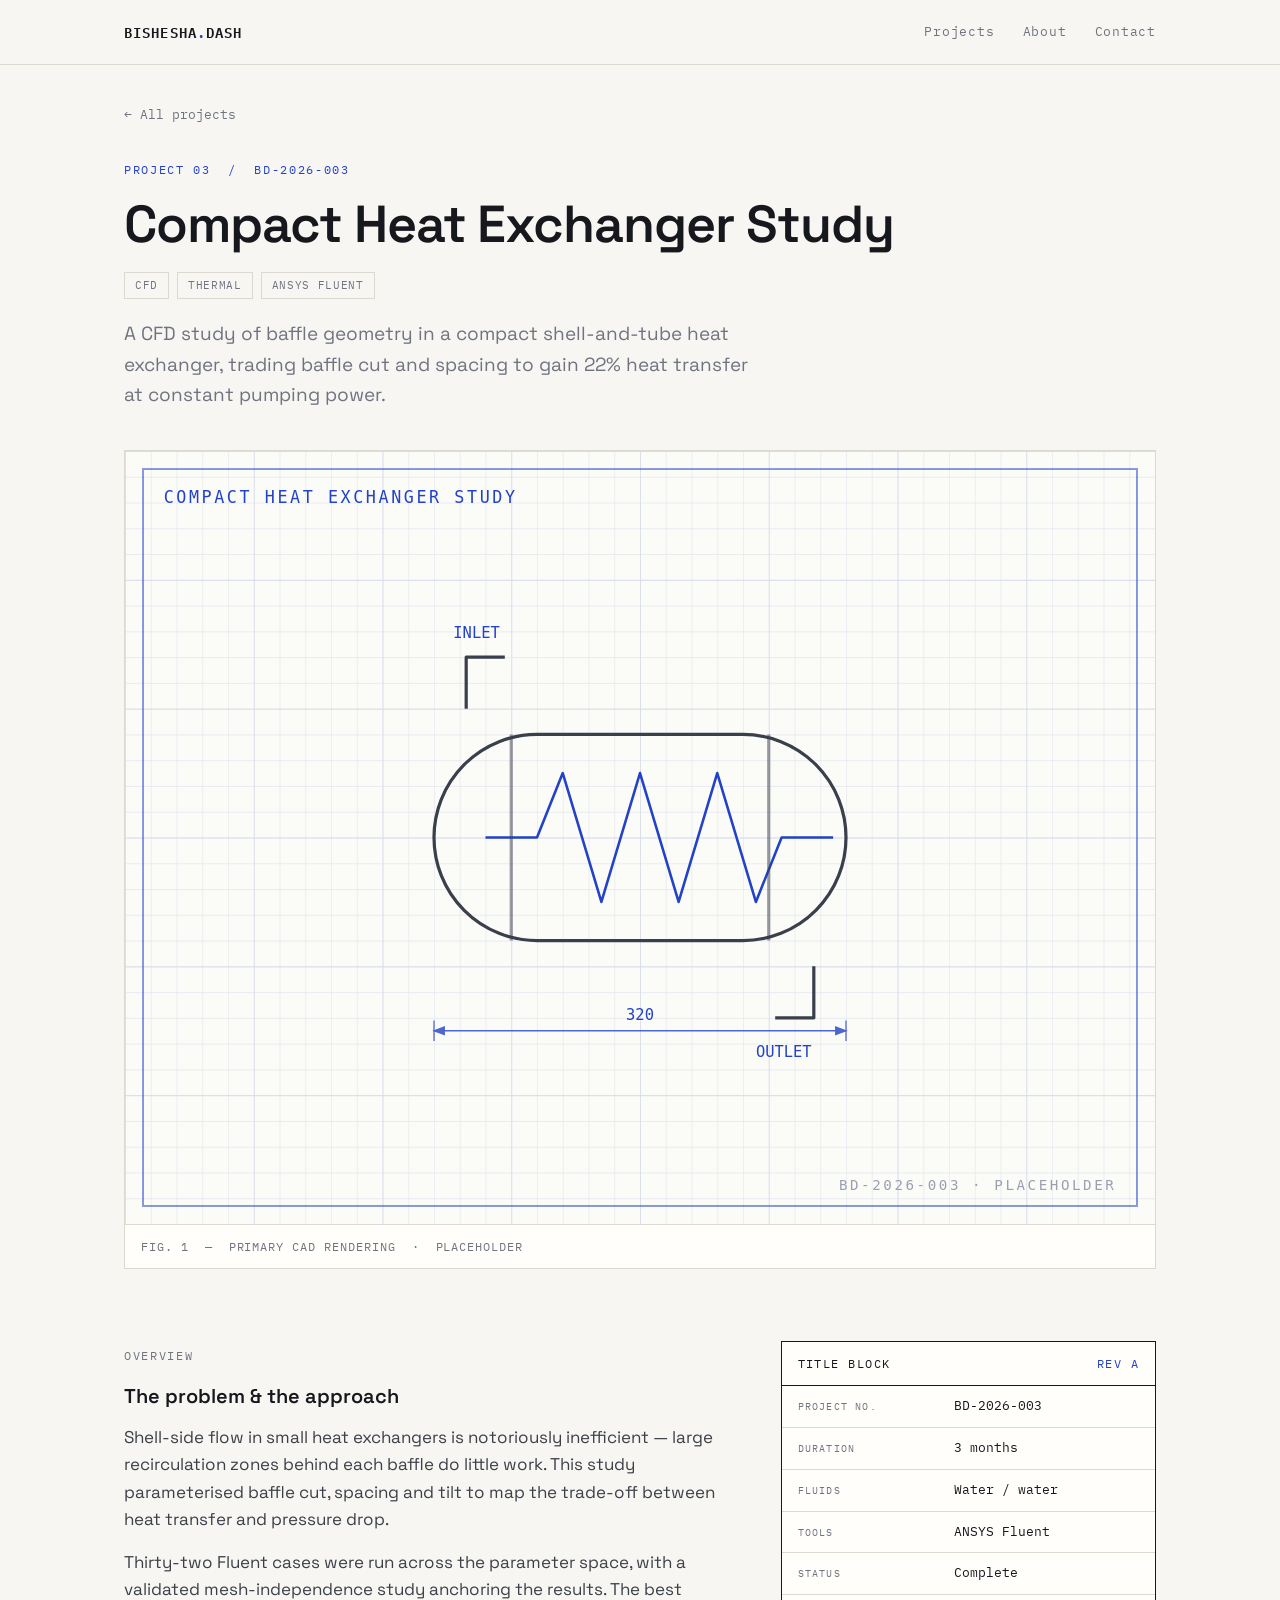
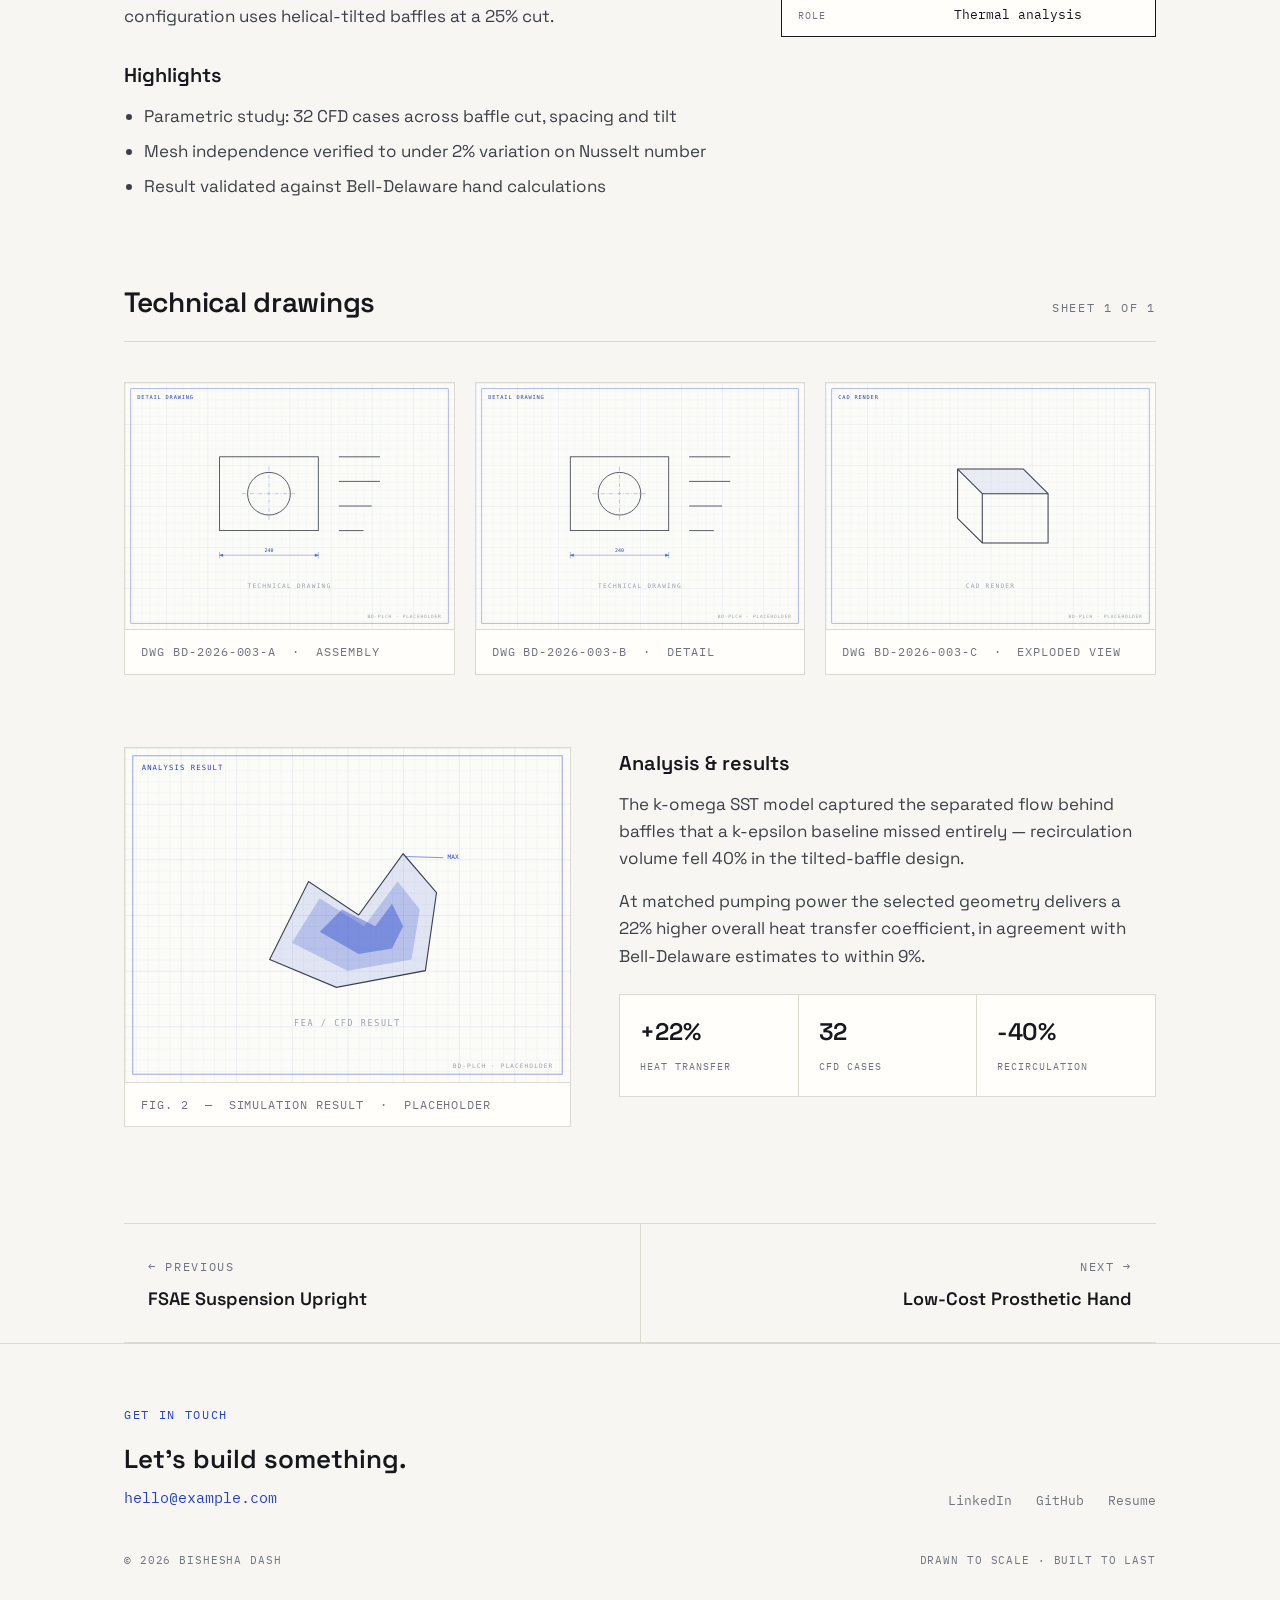
<file: projects/heat-exchanger.html>
<!DOCTYPE html>
<html lang="en">
<head>
  <meta charset="UTF-8">
  <meta name="viewport" content="width=device-width, initial-scale=1.0">
  <title>Compact Heat Exchanger Study — Bishesha Dash</title>
  <meta name="description" content="CFD-driven redesign of a shell-and-tube exchanger, improving heat transfer 22% at equal pressure drop.">
  <link rel="preconnect" href="https://fonts.googleapis.com">
  <link rel="preconnect" href="https://fonts.gstatic.com" crossorigin>
  <link href="https://fonts.googleapis.com/css2?family=Space+Grotesk:wght@400;500;600&family=IBM+Plex+Mono:wght@400;500;600&display=swap" rel="stylesheet">
  <link rel="stylesheet" href="../css/style.css">
</head>
<body>

  <nav class="nav">
    <div class="wrap nav__inner">
      <a class="nav__logo" href="../index.html">BISHESHA<span>.</span>DASH</a>
      <div class="nav__links">
        <a href="../index.html#projects">Projects</a>
        <a href="../index.html#about">About</a>
        <a href="../index.html#contact">Contact</a>
      </div>
    </div>
  </nav>

  <main class="wrap">

    <a class="crumb" href="../index.html#projects">&#8592; All projects</a>

    <header class="project-head">
      <span class="label label--accent">Project 03 &nbsp;/&nbsp; BD-2026-003</span>
      <h1>Compact Heat Exchanger Study</h1>
      <div class="card__tags"><span class="tag">CFD</span><span class="tag">Thermal</span><span class="tag">ANSYS Fluent</span></div>
      <p class="project-head__summary">A CFD study of baffle geometry in a compact shell-and-tube heat exchanger, trading baffle cut and spacing to gain 22% heat transfer at constant pumping power.</p>
    </header>

    <figure class="figure">
      <img src="../assets/heat-exchanger.svg" alt="Compact Heat Exchanger Study — CAD rendering placeholder">
      <figcaption>FIG. 1 &nbsp;—&nbsp; PRIMARY CAD RENDERING &nbsp;·&nbsp; PLACEHOLDER</figcaption>
    </figure>

    <section class="section overview">
      <div class="prose">
        <span class="label">Overview</span>
        <h3 style="margin-top:12px">The problem &amp; the approach</h3>
        <p>Shell-side flow in small heat exchangers is notoriously inefficient — large recirculation zones behind each baffle do little work. This study parameterised baffle cut, spacing and tilt to map the trade-off between heat transfer and pressure drop.</p>
        <p>Thirty-two Fluent cases were run across the parameter space, with a validated mesh-independence study anchoring the results. The best configuration uses helical-tilted baffles at a 25% cut.</p>
        <h3>Highlights</h3>
        <ul>
          <li>Parametric study: 32 CFD cases across baffle cut, spacing and tilt</li>
          <li>Mesh independence verified to under 2% variation on Nusselt number</li>
          <li>Result validated against Bell-Delaware hand calculations</li>
        </ul>
      </div>

      <aside class="titleblock">
        <div class="titleblock__head"><span>Title block</span><span>REV A</span></div>
        <table>
          <tr><td>Project no.</td><td>BD-2026-003</td></tr>
          <tr><td>Duration</td><td>3 months</td></tr>
          <tr><td>Fluids</td><td>Water / water</td></tr>
          <tr><td>Tools</td><td>ANSYS Fluent</td></tr>
          <tr><td>Status</td><td>Complete</td></tr>
          <tr><td>Role</td><td>Thermal analysis</td></tr>
        </table>
      </aside>
    </section>

    <section class="section" style="padding-top:0">
      <div class="section__head">
        <h2>Technical drawings</h2>
        <span class="label">SHEET 1 OF 1</span>
      </div>
      <div class="gallery">
        <figure class="figure">
          <img src="../assets/placeholder-drawing.svg" alt="Detail drawing placeholder">
          <figcaption>DWG BD-2026-003-A &nbsp;·&nbsp; ASSEMBLY</figcaption>
        </figure>
        <figure class="figure">
          <img src="../assets/placeholder-drawing.svg" alt="Detail drawing placeholder">
          <figcaption>DWG BD-2026-003-B &nbsp;·&nbsp; DETAIL</figcaption>
        </figure>
        <figure class="figure">
          <img src="../assets/placeholder-render.svg" alt="Exploded view placeholder">
          <figcaption>DWG BD-2026-003-C &nbsp;·&nbsp; EXPLODED VIEW</figcaption>
        </figure>
      </div>
    </section>

    <section class="section analysis" style="padding-top:0">
      <div>
        <figure class="figure">
          <img src="../assets/placeholder-analysis.svg" alt="Analysis result placeholder">
          <figcaption>FIG. 2 &nbsp;—&nbsp; SIMULATION RESULT &nbsp;·&nbsp; PLACEHOLDER</figcaption>
        </figure>
      </div>
      <div class="prose">
        <h3>Analysis &amp; results</h3>
        <p>The k-omega SST model captured the separated flow behind baffles that a k-epsilon baseline missed entirely — recirculation volume fell 40% in the tilted-baffle design.</p>
        <p>At matched pumping power the selected geometry delivers a 22% higher overall heat transfer coefficient, in agreement with Bell-Delaware estimates to within 9%.</p>
        <div class="stats">
          <div class="stat"><b>+22%</b><span>Heat transfer</span></div>
          <div class="stat"><b>32</b><span>CFD cases</span></div>
          <div class="stat"><b>-40%</b><span>Recirculation</span></div>
        </div>
      </div>
    </section>

    <nav class="pager">
      <a href="fsae-upright.html">
        <span class="label">&#8592; Previous</span>
        <strong>FSAE Suspension Upright</strong>
      </a>
      <a href="prosthetic-hand.html">
        <span class="label">Next &#8594;</span>
        <strong>Low-Cost Prosthetic Hand</strong>
      </a>
    </nav>

  </main>

  <footer class="footer">
    <div class="wrap">
      <div class="footer__inner">
        <div>
          <span class="label label--accent">Get in touch</span>
          <h2>Let's build something.</h2>
          <a class="email" href="mailto:hello@example.com">hello@example.com</a>
        </div>
        <div class="footer__links">
          <a href="#">LinkedIn</a>
          <a href="#">GitHub</a>
          <a href="#">Resume</a>
        </div>
      </div>
      <div class="footer__fine">
        <span>&#169; 2026 BISHESHA DASH</span>
        <span>DRAWN TO SCALE · BUILT TO LAST</span>
      </div>
    </div>
  </footer>

</body>
</html>
</file>
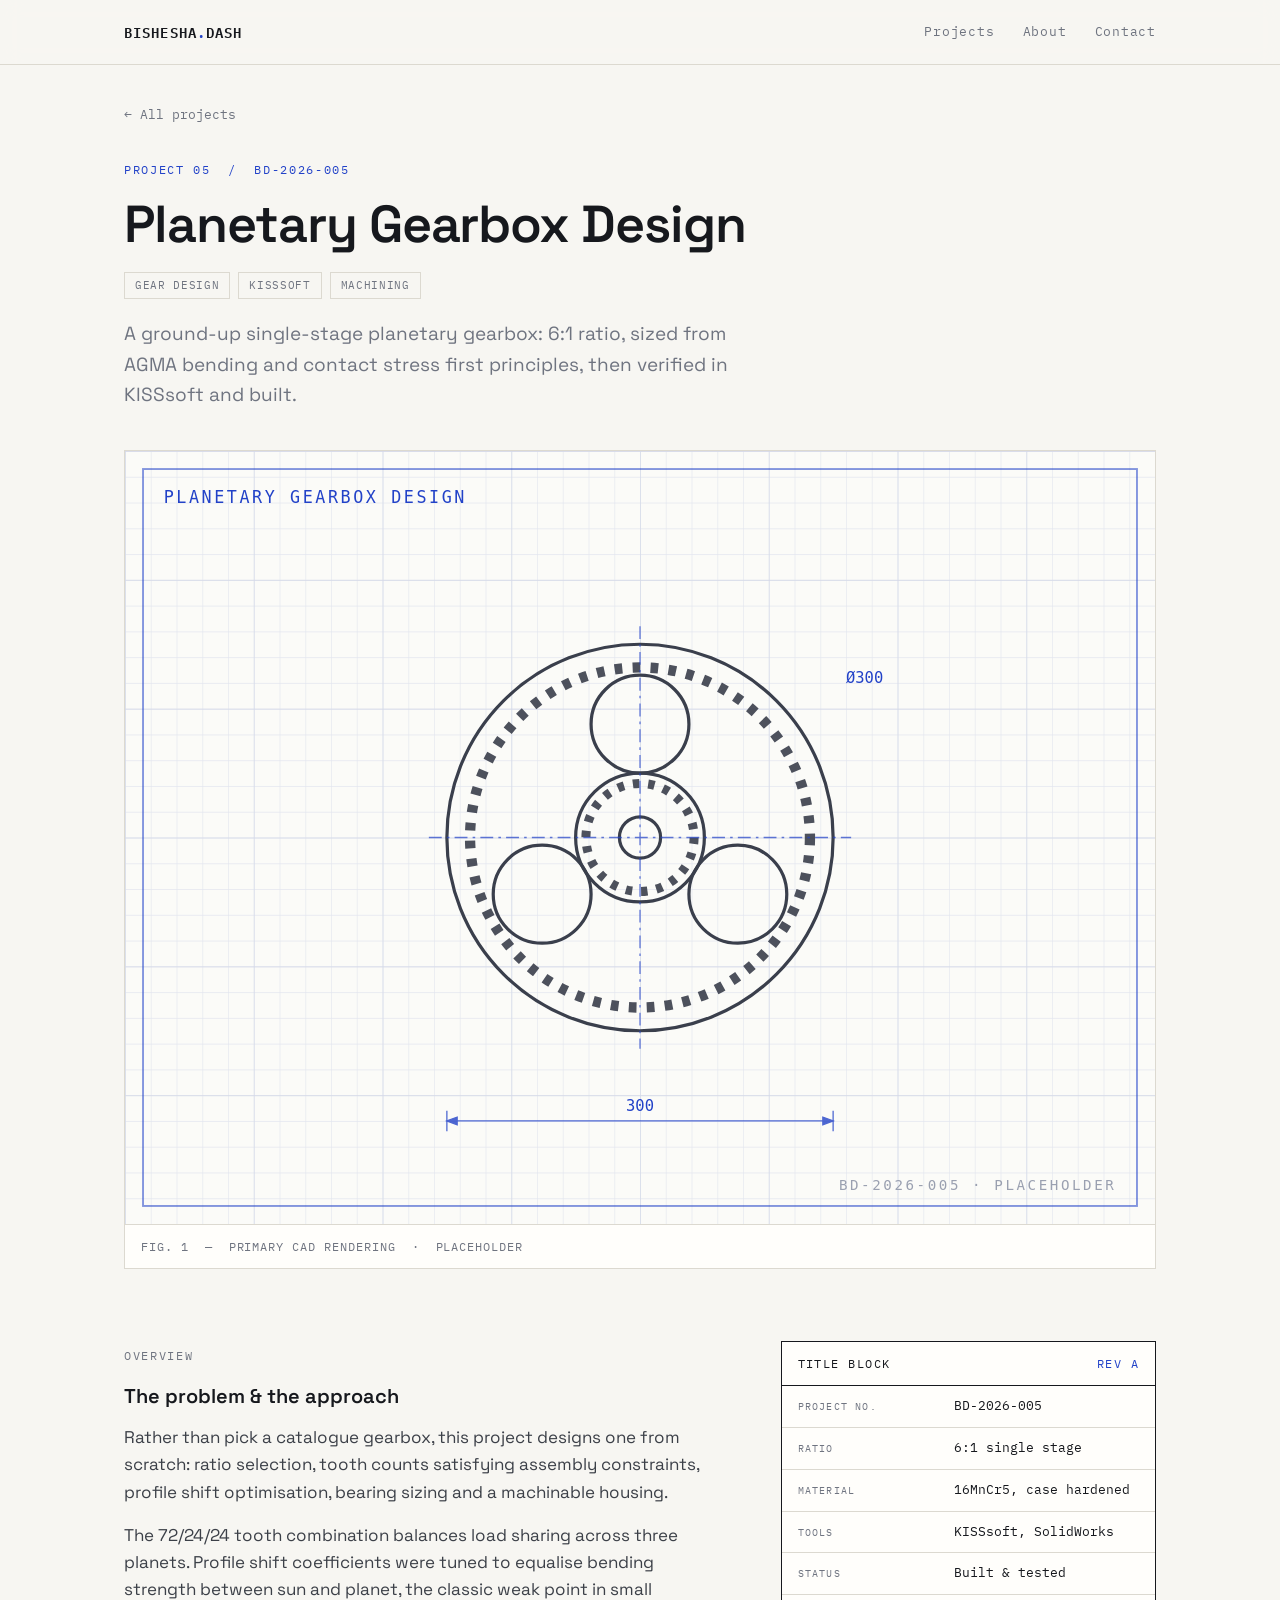
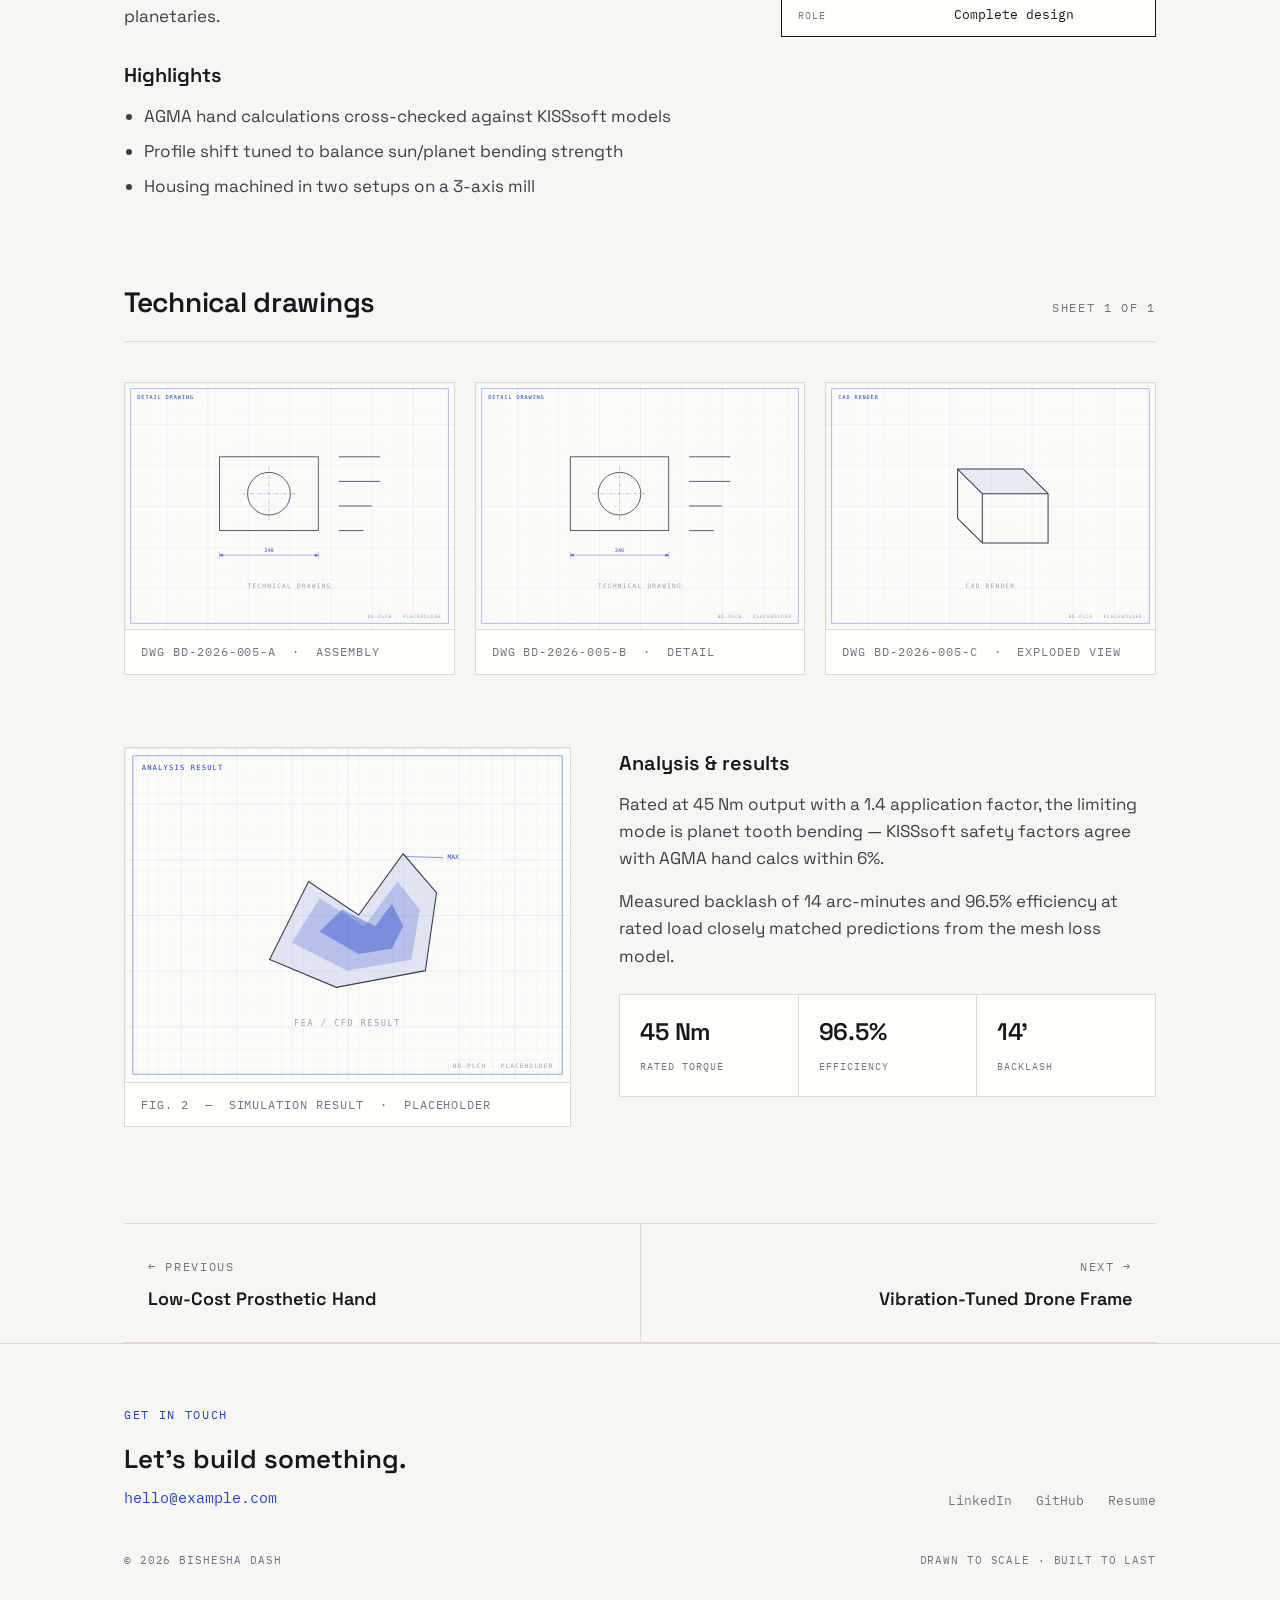
<file: projects/planetary-gearbox.html>
<!DOCTYPE html>
<html lang="en">
<head>
  <meta charset="UTF-8">
  <meta name="viewport" content="width=device-width, initial-scale=1.0">
  <title>Planetary Gearbox Design — Bishesha Dash</title>
  <meta name="description" content="Single-stage 6:1 planetary gearbox designed from first principles — tooth geometry to housing.">
  <link rel="preconnect" href="https://fonts.googleapis.com">
  <link rel="preconnect" href="https://fonts.gstatic.com" crossorigin>
  <link href="https://fonts.googleapis.com/css2?family=Space+Grotesk:wght@400;500;600&family=IBM+Plex+Mono:wght@400;500;600&display=swap" rel="stylesheet">
  <link rel="stylesheet" href="../css/style.css">
</head>
<body>

  <nav class="nav">
    <div class="wrap nav__inner">
      <a class="nav__logo" href="../index.html">BISHESHA<span>.</span>DASH</a>
      <div class="nav__links">
        <a href="../index.html#projects">Projects</a>
        <a href="../index.html#about">About</a>
        <a href="../index.html#contact">Contact</a>
      </div>
    </div>
  </nav>

  <main class="wrap">

    <a class="crumb" href="../index.html#projects">&#8592; All projects</a>

    <header class="project-head">
      <span class="label label--accent">Project 05 &nbsp;/&nbsp; BD-2026-005</span>
      <h1>Planetary Gearbox Design</h1>
      <div class="card__tags"><span class="tag">Gear Design</span><span class="tag">KISSsoft</span><span class="tag">Machining</span></div>
      <p class="project-head__summary">A ground-up single-stage planetary gearbox: 6:1 ratio, sized from AGMA bending and contact stress first principles, then verified in KISSsoft and built.</p>
    </header>

    <figure class="figure">
      <img src="../assets/planetary-gearbox.svg" alt="Planetary Gearbox Design — CAD rendering placeholder">
      <figcaption>FIG. 1 &nbsp;—&nbsp; PRIMARY CAD RENDERING &nbsp;·&nbsp; PLACEHOLDER</figcaption>
    </figure>

    <section class="section overview">
      <div class="prose">
        <span class="label">Overview</span>
        <h3 style="margin-top:12px">The problem &amp; the approach</h3>
        <p>Rather than pick a catalogue gearbox, this project designs one from scratch: ratio selection, tooth counts satisfying assembly constraints, profile shift optimisation, bearing sizing and a machinable housing.</p>
        <p>The 72/24/24 tooth combination balances load sharing across three planets. Profile shift coefficients were tuned to equalise bending strength between sun and planet, the classic weak point in small planetaries.</p>
        <h3>Highlights</h3>
        <ul>
          <li>AGMA hand calculations cross-checked against KISSsoft models</li>
          <li>Profile shift tuned to balance sun/planet bending strength</li>
          <li>Housing machined in two setups on a 3-axis mill</li>
        </ul>
      </div>

      <aside class="titleblock">
        <div class="titleblock__head"><span>Title block</span><span>REV A</span></div>
        <table>
          <tr><td>Project no.</td><td>BD-2026-005</td></tr>
          <tr><td>Ratio</td><td>6:1 single stage</td></tr>
          <tr><td>Material</td><td>16MnCr5, case hardened</td></tr>
          <tr><td>Tools</td><td>KISSsoft, SolidWorks</td></tr>
          <tr><td>Status</td><td>Built & tested</td></tr>
          <tr><td>Role</td><td>Complete design</td></tr>
        </table>
      </aside>
    </section>

    <section class="section" style="padding-top:0">
      <div class="section__head">
        <h2>Technical drawings</h2>
        <span class="label">SHEET 1 OF 1</span>
      </div>
      <div class="gallery">
        <figure class="figure">
          <img src="../assets/placeholder-drawing.svg" alt="Detail drawing placeholder">
          <figcaption>DWG BD-2026-005-A &nbsp;·&nbsp; ASSEMBLY</figcaption>
        </figure>
        <figure class="figure">
          <img src="../assets/placeholder-drawing.svg" alt="Detail drawing placeholder">
          <figcaption>DWG BD-2026-005-B &nbsp;·&nbsp; DETAIL</figcaption>
        </figure>
        <figure class="figure">
          <img src="../assets/placeholder-render.svg" alt="Exploded view placeholder">
          <figcaption>DWG BD-2026-005-C &nbsp;·&nbsp; EXPLODED VIEW</figcaption>
        </figure>
      </div>
    </section>

    <section class="section analysis" style="padding-top:0">
      <div>
        <figure class="figure">
          <img src="../assets/placeholder-analysis.svg" alt="Analysis result placeholder">
          <figcaption>FIG. 2 &nbsp;—&nbsp; SIMULATION RESULT &nbsp;·&nbsp; PLACEHOLDER</figcaption>
        </figure>
      </div>
      <div class="prose">
        <h3>Analysis &amp; results</h3>
        <p>Rated at 45 Nm output with a 1.4 application factor, the limiting mode is planet tooth bending — KISSsoft safety factors agree with AGMA hand calcs within 6%.</p>
        <p>Measured backlash of 14 arc-minutes and 96.5% efficiency at rated load closely matched predictions from the mesh loss model.</p>
        <div class="stats">
          <div class="stat"><b>45 Nm</b><span>Rated torque</span></div>
          <div class="stat"><b>96.5%</b><span>Efficiency</span></div>
          <div class="stat"><b>14'</b><span>Backlash</span></div>
        </div>
      </div>
    </section>

    <nav class="pager">
      <a href="prosthetic-hand.html">
        <span class="label">&#8592; Previous</span>
        <strong>Low-Cost Prosthetic Hand</strong>
      </a>
      <a href="drone-frame.html">
        <span class="label">Next &#8594;</span>
        <strong>Vibration-Tuned Drone Frame</strong>
      </a>
    </nav>

  </main>

  <footer class="footer">
    <div class="wrap">
      <div class="footer__inner">
        <div>
          <span class="label label--accent">Get in touch</span>
          <h2>Let's build something.</h2>
          <a class="email" href="mailto:hello@example.com">hello@example.com</a>
        </div>
        <div class="footer__links">
          <a href="#">LinkedIn</a>
          <a href="#">GitHub</a>
          <a href="#">Resume</a>
        </div>
      </div>
      <div class="footer__fine">
        <span>&#169; 2026 BISHESHA DASH</span>
        <span>DRAWN TO SCALE · BUILT TO LAST</span>
      </div>
    </div>
  </footer>

</body>
</html>
</file>
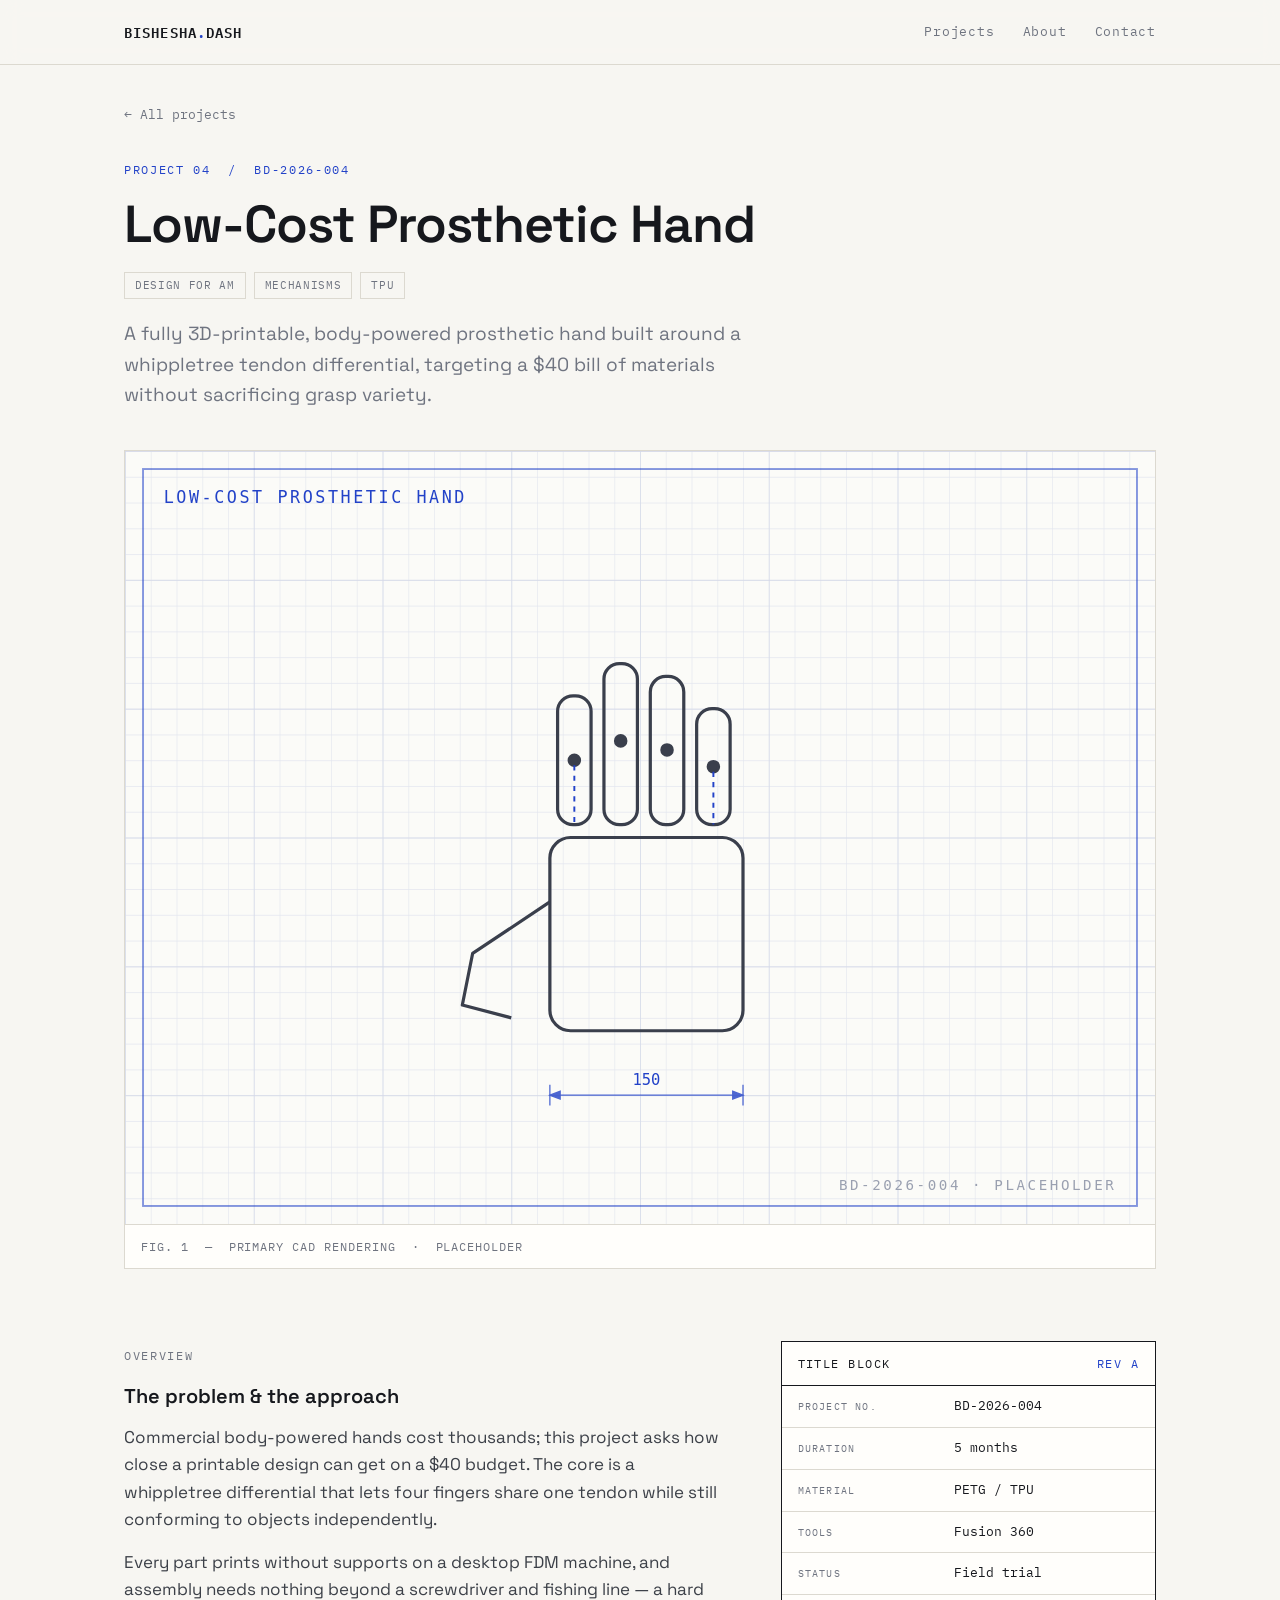
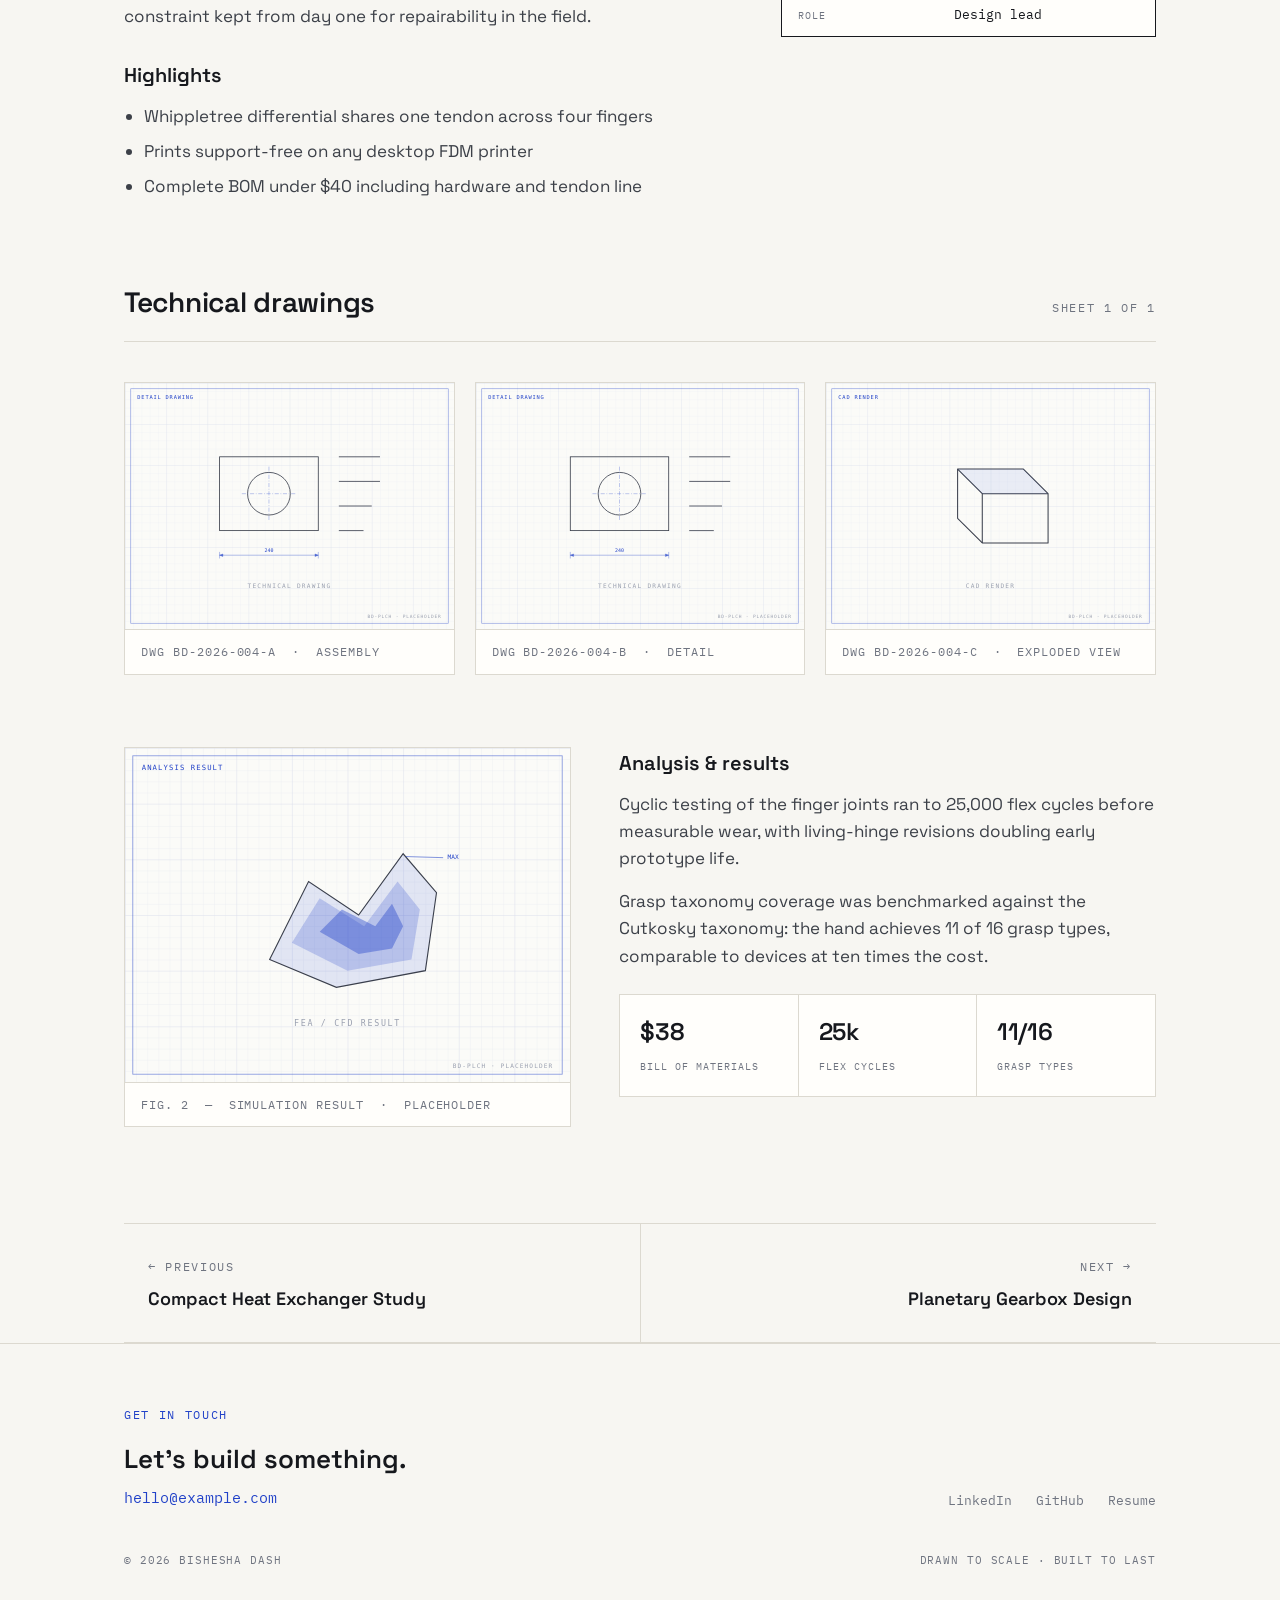
<file: projects/prosthetic-hand.html>
<!DOCTYPE html>
<html lang="en">
<head>
  <meta charset="UTF-8">
  <meta name="viewport" content="width=device-width, initial-scale=1.0">
  <title>Low-Cost Prosthetic Hand — Bishesha Dash</title>
  <meta name="description" content="Body-powered prosthetic hand printable for under $40, designed around a whippletree tendon system.">
  <link rel="preconnect" href="https://fonts.googleapis.com">
  <link rel="preconnect" href="https://fonts.gstatic.com" crossorigin>
  <link href="https://fonts.googleapis.com/css2?family=Space+Grotesk:wght@400;500;600&family=IBM+Plex+Mono:wght@400;500;600&display=swap" rel="stylesheet">
  <link rel="stylesheet" href="../css/style.css">
</head>
<body>

  <nav class="nav">
    <div class="wrap nav__inner">
      <a class="nav__logo" href="../index.html">BISHESHA<span>.</span>DASH</a>
      <div class="nav__links">
        <a href="../index.html#projects">Projects</a>
        <a href="../index.html#about">About</a>
        <a href="../index.html#contact">Contact</a>
      </div>
    </div>
  </nav>

  <main class="wrap">

    <a class="crumb" href="../index.html#projects">&#8592; All projects</a>

    <header class="project-head">
      <span class="label label--accent">Project 04 &nbsp;/&nbsp; BD-2026-004</span>
      <h1>Low-Cost Prosthetic Hand</h1>
      <div class="card__tags"><span class="tag">Design for AM</span><span class="tag">Mechanisms</span><span class="tag">TPU</span></div>
      <p class="project-head__summary">A fully 3D-printable, body-powered prosthetic hand built around a whippletree tendon differential, targeting a $40 bill of materials without sacrificing grasp variety.</p>
    </header>

    <figure class="figure">
      <img src="../assets/prosthetic-hand.svg" alt="Low-Cost Prosthetic Hand — CAD rendering placeholder">
      <figcaption>FIG. 1 &nbsp;—&nbsp; PRIMARY CAD RENDERING &nbsp;·&nbsp; PLACEHOLDER</figcaption>
    </figure>

    <section class="section overview">
      <div class="prose">
        <span class="label">Overview</span>
        <h3 style="margin-top:12px">The problem &amp; the approach</h3>
        <p>Commercial body-powered hands cost thousands; this project asks how close a printable design can get on a $40 budget. The core is a whippletree differential that lets four fingers share one tendon while still conforming to objects independently.</p>
        <p>Every part prints without supports on a desktop FDM machine, and assembly needs nothing beyond a screwdriver and fishing line — a hard constraint kept from day one for repairability in the field.</p>
        <h3>Highlights</h3>
        <ul>
          <li>Whippletree differential shares one tendon across four fingers</li>
          <li>Prints support-free on any desktop FDM printer</li>
          <li>Complete BOM under $40 including hardware and tendon line</li>
        </ul>
      </div>

      <aside class="titleblock">
        <div class="titleblock__head"><span>Title block</span><span>REV A</span></div>
        <table>
          <tr><td>Project no.</td><td>BD-2026-004</td></tr>
          <tr><td>Duration</td><td>5 months</td></tr>
          <tr><td>Material</td><td>PETG / TPU</td></tr>
          <tr><td>Tools</td><td>Fusion 360</td></tr>
          <tr><td>Status</td><td>Field trial</td></tr>
          <tr><td>Role</td><td>Design lead</td></tr>
        </table>
      </aside>
    </section>

    <section class="section" style="padding-top:0">
      <div class="section__head">
        <h2>Technical drawings</h2>
        <span class="label">SHEET 1 OF 1</span>
      </div>
      <div class="gallery">
        <figure class="figure">
          <img src="../assets/placeholder-drawing.svg" alt="Detail drawing placeholder">
          <figcaption>DWG BD-2026-004-A &nbsp;·&nbsp; ASSEMBLY</figcaption>
        </figure>
        <figure class="figure">
          <img src="../assets/placeholder-drawing.svg" alt="Detail drawing placeholder">
          <figcaption>DWG BD-2026-004-B &nbsp;·&nbsp; DETAIL</figcaption>
        </figure>
        <figure class="figure">
          <img src="../assets/placeholder-render.svg" alt="Exploded view placeholder">
          <figcaption>DWG BD-2026-004-C &nbsp;·&nbsp; EXPLODED VIEW</figcaption>
        </figure>
      </div>
    </section>

    <section class="section analysis" style="padding-top:0">
      <div>
        <figure class="figure">
          <img src="../assets/placeholder-analysis.svg" alt="Analysis result placeholder">
          <figcaption>FIG. 2 &nbsp;—&nbsp; SIMULATION RESULT &nbsp;·&nbsp; PLACEHOLDER</figcaption>
        </figure>
      </div>
      <div class="prose">
        <h3>Analysis &amp; results</h3>
        <p>Cyclic testing of the finger joints ran to 25,000 flex cycles before measurable wear, with living-hinge revisions doubling early prototype life.</p>
        <p>Grasp taxonomy coverage was benchmarked against the Cutkosky taxonomy: the hand achieves 11 of 16 grasp types, comparable to devices at ten times the cost.</p>
        <div class="stats">
          <div class="stat"><b>$38</b><span>Bill of materials</span></div>
          <div class="stat"><b>25k</b><span>Flex cycles</span></div>
          <div class="stat"><b>11/16</b><span>Grasp types</span></div>
        </div>
      </div>
    </section>

    <nav class="pager">
      <a href="heat-exchanger.html">
        <span class="label">&#8592; Previous</span>
        <strong>Compact Heat Exchanger Study</strong>
      </a>
      <a href="planetary-gearbox.html">
        <span class="label">Next &#8594;</span>
        <strong>Planetary Gearbox Design</strong>
      </a>
    </nav>

  </main>

  <footer class="footer">
    <div class="wrap">
      <div class="footer__inner">
        <div>
          <span class="label label--accent">Get in touch</span>
          <h2>Let's build something.</h2>
          <a class="email" href="mailto:hello@example.com">hello@example.com</a>
        </div>
        <div class="footer__links">
          <a href="#">LinkedIn</a>
          <a href="#">GitHub</a>
          <a href="#">Resume</a>
        </div>
      </div>
      <div class="footer__fine">
        <span>&#169; 2026 BISHESHA DASH</span>
        <span>DRAWN TO SCALE · BUILT TO LAST</span>
      </div>
    </div>
  </footer>

</body>
</html>
</file>
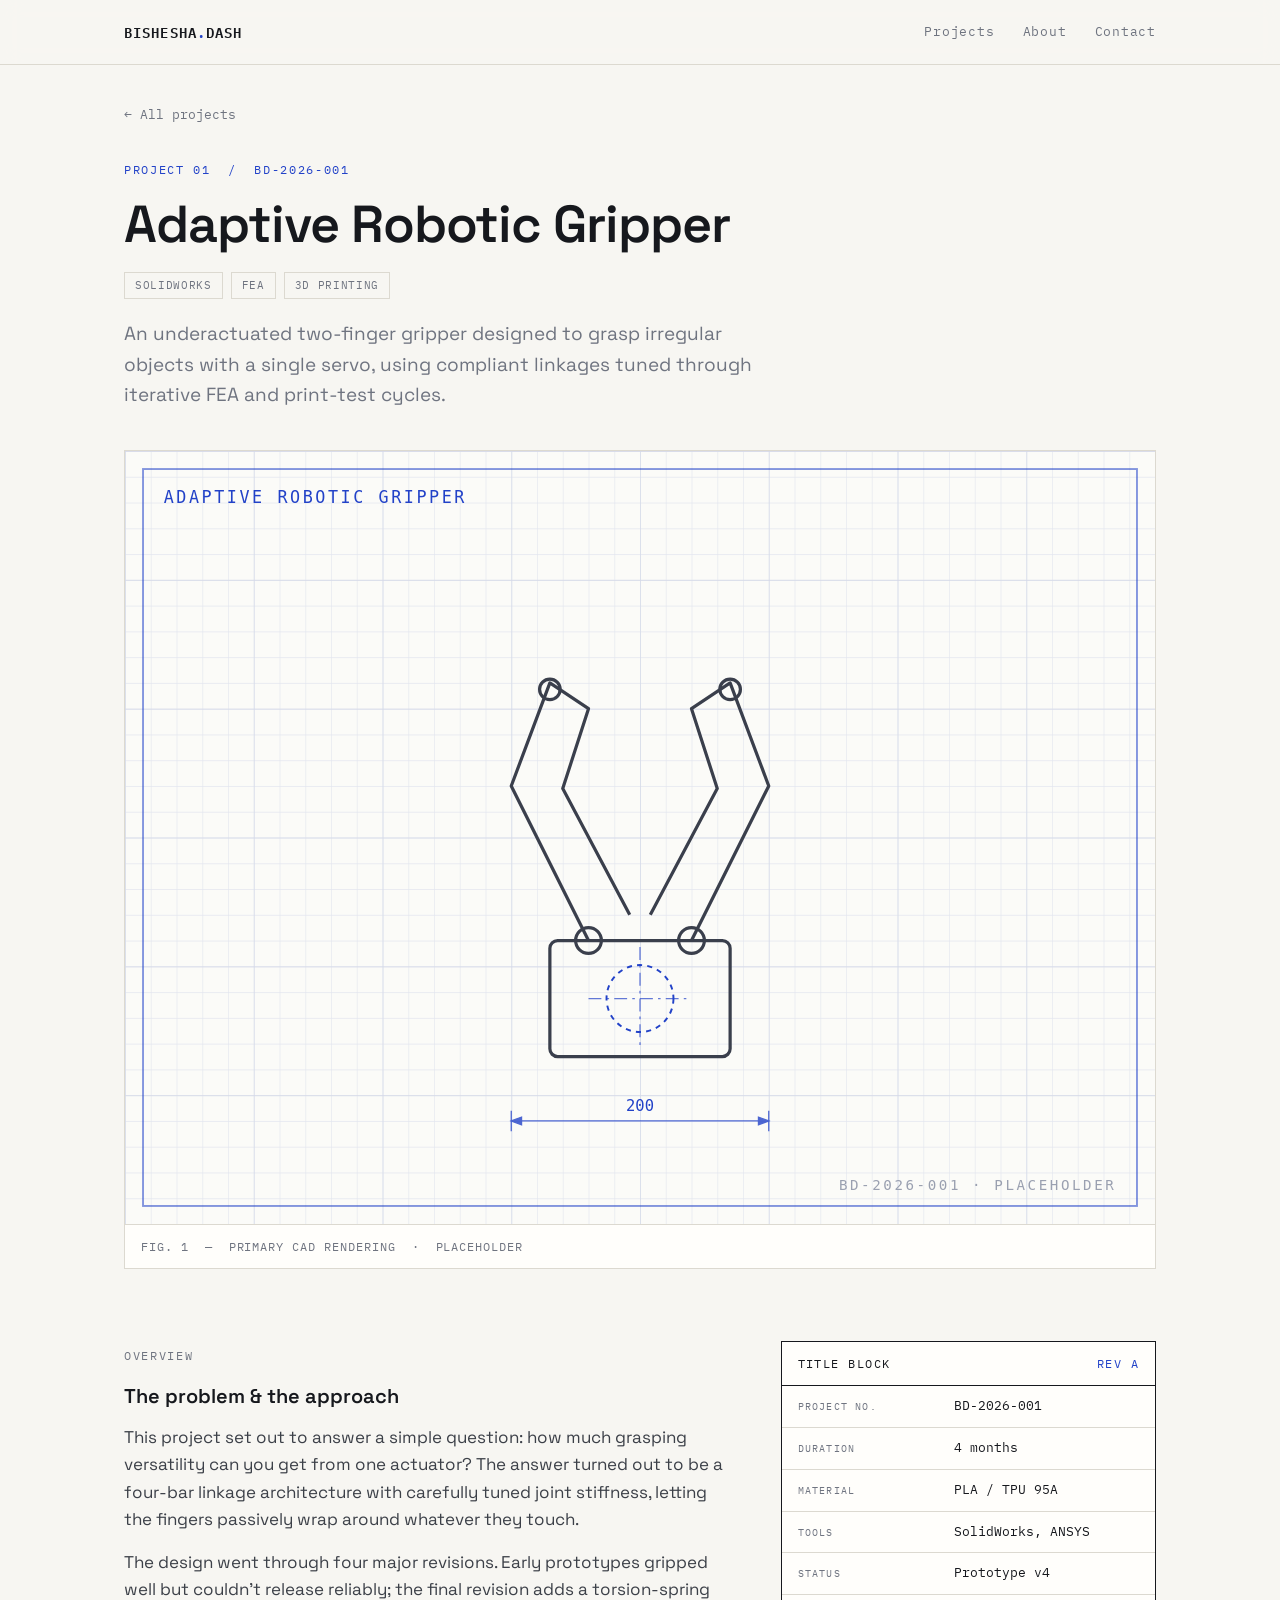
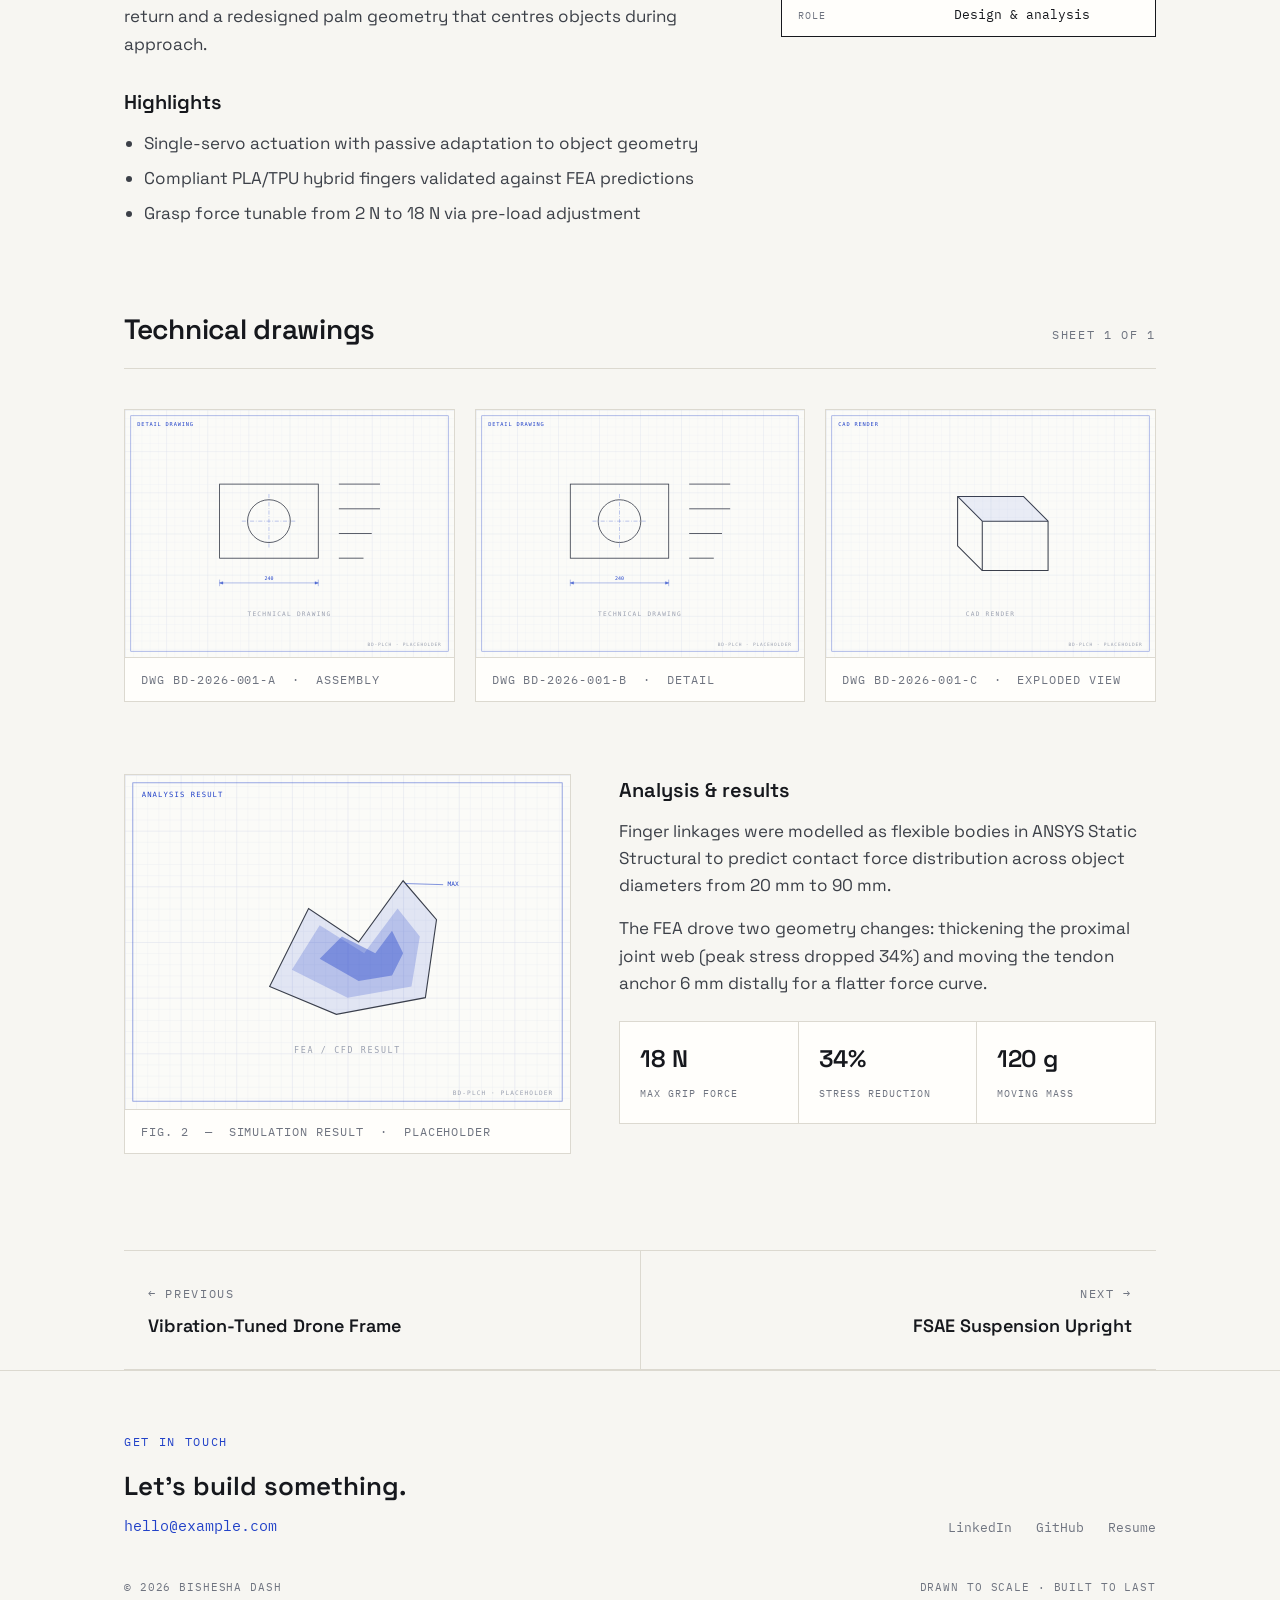
<file: projects/robotic-gripper.html>
<!DOCTYPE html>
<html lang="en">
<head>
  <meta charset="UTF-8">
  <meta name="viewport" content="width=device-width, initial-scale=1.0">
  <title>Adaptive Robotic Gripper — Bishesha Dash</title>
  <meta name="description" content="Two-finger underactuated gripper that conforms to irregular objects using a single actuator.">
  <link rel="preconnect" href="https://fonts.googleapis.com">
  <link rel="preconnect" href="https://fonts.gstatic.com" crossorigin>
  <link href="https://fonts.googleapis.com/css2?family=Space+Grotesk:wght@400;500;600&family=IBM+Plex+Mono:wght@400;500;600&display=swap" rel="stylesheet">
  <link rel="stylesheet" href="../css/style.css">
</head>
<body>

  <nav class="nav">
    <div class="wrap nav__inner">
      <a class="nav__logo" href="../index.html">BISHESHA<span>.</span>DASH</a>
      <div class="nav__links">
        <a href="../index.html#projects">Projects</a>
        <a href="../index.html#about">About</a>
        <a href="../index.html#contact">Contact</a>
      </div>
    </div>
  </nav>

  <main class="wrap">

    <a class="crumb" href="../index.html#projects">&#8592; All projects</a>

    <header class="project-head">
      <span class="label label--accent">Project 01 &nbsp;/&nbsp; BD-2026-001</span>
      <h1>Adaptive Robotic Gripper</h1>
      <div class="card__tags"><span class="tag">SolidWorks</span><span class="tag">FEA</span><span class="tag">3D Printing</span></div>
      <p class="project-head__summary">An underactuated two-finger gripper designed to grasp irregular objects with a single servo, using compliant linkages tuned through iterative FEA and print-test cycles.</p>
    </header>

    <figure class="figure">
      <img src="../assets/robotic-gripper.svg" alt="Adaptive Robotic Gripper — CAD rendering placeholder">
      <figcaption>FIG. 1 &nbsp;—&nbsp; PRIMARY CAD RENDERING &nbsp;·&nbsp; PLACEHOLDER</figcaption>
    </figure>

    <section class="section overview">
      <div class="prose">
        <span class="label">Overview</span>
        <h3 style="margin-top:12px">The problem &amp; the approach</h3>
        <p>This project set out to answer a simple question: how much grasping versatility can you get from one actuator? The answer turned out to be a four-bar linkage architecture with carefully tuned joint stiffness, letting the fingers passively wrap around whatever they touch.</p>
        <p>The design went through four major revisions. Early prototypes gripped well but couldn't release reliably; the final revision adds a torsion-spring return and a redesigned palm geometry that centres objects during approach.</p>
        <h3>Highlights</h3>
        <ul>
          <li>Single-servo actuation with passive adaptation to object geometry</li>
          <li>Compliant PLA/TPU hybrid fingers validated against FEA predictions</li>
          <li>Grasp force tunable from 2 N to 18 N via pre-load adjustment</li>
        </ul>
      </div>

      <aside class="titleblock">
        <div class="titleblock__head"><span>Title block</span><span>REV A</span></div>
        <table>
          <tr><td>Project no.</td><td>BD-2026-001</td></tr>
          <tr><td>Duration</td><td>4 months</td></tr>
          <tr><td>Material</td><td>PLA / TPU 95A</td></tr>
          <tr><td>Tools</td><td>SolidWorks, ANSYS</td></tr>
          <tr><td>Status</td><td>Prototype v4</td></tr>
          <tr><td>Role</td><td>Design & analysis</td></tr>
        </table>
      </aside>
    </section>

    <section class="section" style="padding-top:0">
      <div class="section__head">
        <h2>Technical drawings</h2>
        <span class="label">SHEET 1 OF 1</span>
      </div>
      <div class="gallery">
        <figure class="figure">
          <img src="../assets/placeholder-drawing.svg" alt="Detail drawing placeholder">
          <figcaption>DWG BD-2026-001-A &nbsp;·&nbsp; ASSEMBLY</figcaption>
        </figure>
        <figure class="figure">
          <img src="../assets/placeholder-drawing.svg" alt="Detail drawing placeholder">
          <figcaption>DWG BD-2026-001-B &nbsp;·&nbsp; DETAIL</figcaption>
        </figure>
        <figure class="figure">
          <img src="../assets/placeholder-render.svg" alt="Exploded view placeholder">
          <figcaption>DWG BD-2026-001-C &nbsp;·&nbsp; EXPLODED VIEW</figcaption>
        </figure>
      </div>
    </section>

    <section class="section analysis" style="padding-top:0">
      <div>
        <figure class="figure">
          <img src="../assets/placeholder-analysis.svg" alt="Analysis result placeholder">
          <figcaption>FIG. 2 &nbsp;—&nbsp; SIMULATION RESULT &nbsp;·&nbsp; PLACEHOLDER</figcaption>
        </figure>
      </div>
      <div class="prose">
        <h3>Analysis &amp; results</h3>
        <p>Finger linkages were modelled as flexible bodies in ANSYS Static Structural to predict contact force distribution across object diameters from 20 mm to 90 mm.</p>
        <p>The FEA drove two geometry changes: thickening the proximal joint web (peak stress dropped 34%) and moving the tendon anchor 6 mm distally for a flatter force curve.</p>
        <div class="stats">
          <div class="stat"><b>18 N</b><span>Max grip force</span></div>
          <div class="stat"><b>34%</b><span>Stress reduction</span></div>
          <div class="stat"><b>120 g</b><span>Moving mass</span></div>
        </div>
      </div>
    </section>

    <nav class="pager">
      <a href="drone-frame.html">
        <span class="label">&#8592; Previous</span>
        <strong>Vibration-Tuned Drone Frame</strong>
      </a>
      <a href="fsae-upright.html">
        <span class="label">Next &#8594;</span>
        <strong>FSAE Suspension Upright</strong>
      </a>
    </nav>

  </main>

  <footer class="footer">
    <div class="wrap">
      <div class="footer__inner">
        <div>
          <span class="label label--accent">Get in touch</span>
          <h2>Let's build something.</h2>
          <a class="email" href="mailto:hello@example.com">hello@example.com</a>
        </div>
        <div class="footer__links">
          <a href="#">LinkedIn</a>
          <a href="#">GitHub</a>
          <a href="#">Resume</a>
        </div>
      </div>
      <div class="footer__fine">
        <span>&#169; 2026 BISHESHA DASH</span>
        <span>DRAWN TO SCALE · BUILT TO LAST</span>
      </div>
    </div>
  </footer>

</body>
</html>
</file>
<file: css/love.css>
/* =========================================================
   For Bishesha
   warm paper, soft type, a little hibiscus in every colour
   ========================================================= */

:root {
  --bg: #fbf6f1;
  --bg-tint: #f6eee7;
  --surface: #fffdfa;
  --ink: #2b2226;
  --ink-soft: #4a3e42;
  --muted: #76686c;
  --faint: #b3a6a9;
  --line: #eee2da;
  --line-strong: #dccbc2;

  --accent: #c73a5c;
  --accent-deep: #a92c4b;
  --accent-soft: #fbe9ee;

  /* hibiscus, all colours */
  --hb-red: #d64561;
  --hb-pink: #ec8cab;
  --hb-coral: #f08a62;
  --hb-yellow: #f2c35a;
  --hb-peach: #f4b09a;
  --hb-lilac: #b495d4;

  --serif: "Cormorant Garamond", "Cormorant", Garamond, "Times New Roman", serif;
  --sans: "Jost", -apple-system, "Helvetica Neue", Arial, sans-serif;

  --ease: cubic-bezier(.2, .7, .2, 1);
  --shadow: 0 1px 2px rgba(80, 30, 40, .04), 0 14px 34px -16px rgba(120, 40, 60, .22);
  --shadow-lg: 0 2px 4px rgba(80, 30, 40, .03), 0 30px 70px -28px rgba(120, 40, 60, .35);

  color-scheme: light;
}

/* ---------- base ---------- */

*, *::before, *::after { box-sizing: border-box; }
* { margin: 0; }

html {
  scroll-behavior: smooth;
  -webkit-text-size-adjust: 100%;
}

body {
  font-family: var(--sans);
  font-size: 17px;
  line-height: 1.7;
  color: var(--ink);
  background: var(--bg);
  -webkit-font-smoothing: antialiased;
  text-rendering: optimizeLegibility;
  overflow-x: hidden;
}

body.is-locked { overflow: hidden; }

img, svg { display: block; max-width: 100%; }
button, input, textarea { font: inherit; color: inherit; }
button { cursor: pointer; background: none; border: 0; padding: 0; }
a { color: inherit; }

::selection { background: #f6d3dc; color: var(--ink); }

:focus-visible {
  outline: 2px solid var(--accent);
  outline-offset: 3px;
  border-radius: 6px;
}

[hidden] { display: none !important; }

.sprite { position: absolute; width: 0; height: 0; overflow: hidden; }

.sr {
  position: absolute;
  width: 1px; height: 1px;
  padding: 0; margin: -1px;
  overflow: hidden;
  clip: rect(0 0 0 0);
  white-space: nowrap;
  border: 0;
}

/* ---------- the flower ---------- */

.hb {
  width: var(--s, 24px);
  height: var(--s, 24px);
  color: var(--c, var(--hb-red));
  fill: currentColor;
  overflow: visible;
  flex: none;
}

.sway {
  animation: sway 7s ease-in-out infinite;
  transform-origin: 50% 50%;
}

@keyframes sway {
  0%, 100% { transform: rotate(-6deg); }
  50% { transform: rotate(6deg); }
}

/* ---------- type helpers ---------- */

.eyebrow {
  font-size: 12px;
  font-weight: 500;
  letter-spacing: .22em;
  text-transform: uppercase;
  color: var(--muted);
}

.eyebrow b {
  font-weight: 500;
  color: var(--accent);
  margin-right: .9em;
}

/* ---------- buttons & fields ---------- */

.btn {
  display: inline-flex;
  align-items: center;
  justify-content: center;
  gap: .5em;
  font-size: 15px;
  font-weight: 500;
  letter-spacing: .02em;
  line-height: 1;
  padding: .95em 1.9em;
  border-radius: 999px;
  border: 1px solid transparent;
  text-decoration: none;
  white-space: nowrap;
  transition: background-color .25s, border-color .25s, color .25s, transform .25s, box-shadow .25s;
}

.btn--primary {
  background: var(--accent);
  color: #fff;
  box-shadow: 0 10px 22px -12px rgba(199, 58, 92, .75);
}
.btn--primary:hover { background: var(--accent-deep); transform: translateY(-1px); }

.btn--ghost {
  background: transparent;
  border-color: var(--line-strong);
  color: var(--ink);
}
.btn--ghost:hover { border-color: var(--ink); }

.btn--block { width: 100%; }

.btn:disabled { opacity: .7; cursor: progress; transform: none; }

.field {
  width: 100%;
  padding: 14px 18px;
  font-size: 17px;
  line-height: 1.5;
  background: var(--bg);
  border: 1px solid var(--line-strong);
  border-radius: 14px;
  transition: border-color .2s, box-shadow .2s, background-color .2s;
}
.field::placeholder { color: var(--faint); }
.field:focus {
  outline: none;
  background: var(--surface);
  border-color: var(--accent);
  box-shadow: 0 0 0 4px rgba(199, 58, 92, .12);
}
textarea.field { resize: vertical; min-height: 128px; }

.linkbtn {
  font-size: 14px;
  color: var(--muted);
  text-decoration: underline;
  text-underline-offset: 3px;
}
.linkbtn:hover { color: var(--ink); }

/* =========================================================
   THE APOLOGY
   ========================================================= */

.gate {
  position: fixed;
  inset: 0;
  z-index: 50;
  display: grid;
  place-items: center;
  padding: 24px 16px;
  background: var(--bg);
  overflow: hidden;
  overscroll-behavior: contain;
  transition: opacity 1.1s ease, visibility 0s linear 1.1s;
}

.is-forgiven .gate { display: none; }

.gate.is-leaving { opacity: 0; visibility: hidden; }
.gate.is-leaving .card { transform: scale(.97); transition: transform 1.1s ease; }

.glow {
  position: absolute;
  inset: -25%;
  pointer-events: none;
  background:
    radial-gradient(38% 32% at 22% 28%, rgba(236, 140, 171, .30), transparent 70%),
    radial-gradient(32% 28% at 80% 22%, rgba(242, 195, 90, .22), transparent 70%),
    radial-gradient(42% 36% at 72% 82%, rgba(240, 138, 98, .18), transparent 70%),
    radial-gradient(34% 34% at 18% 84%, rgba(180, 149, 212, .20), transparent 70%);
  filter: blur(30px);
  animation: drift 26s ease-in-out infinite alternate;
}

@keyframes drift {
  from { transform: translate3d(-2%, -1%, 0) rotate(0deg); }
  to   { transform: translate3d(2%, 2%, 0) rotate(8deg); }
}

/* the card, with two real hibiscus tucked behind its corners */
.stage {
  position: relative;
  width: min(440px, 100%);
}

.peek {
  position: absolute;
  z-index: 0;
  height: auto;
  pointer-events: none;
  -webkit-user-select: none;
  user-select: none;
  rotate: var(--r, 0deg);
  filter: drop-shadow(0 14px 22px rgba(120, 40, 60, .16));
  animation: peek-in 1.4s var(--ease) .45s both, sway-soft 10s ease-in-out 1.8s infinite;
}
.peek--tr { width: 156px; top: -64px; right: -70px; --r: 14deg; }
.peek--bl { width: 132px; bottom: -52px; left: -64px; --r: -16deg; animation-delay: .65s, 3s; }

@keyframes peek-in {
  from { opacity: 0; scale: .7; }
}

@keyframes sway-soft {
  0%, 100% { transform: rotate(-3deg); }
  50% { transform: rotate(3deg); }
}

@media (max-width: 520px) {
  .peek--tr { width: 112px; top: -50px; right: -30px; }
  .peek--bl { width: 98px; bottom: -42px; left: -26px; }
}

.card {
  position: relative;
  z-index: 1;
  display: grid;
  width: 100%;
  padding: 44px clamp(22px, 6vw, 40px) 30px;
  background: var(--surface);
  border-radius: 28px;
  box-shadow: var(--shadow-lg);
  text-align: center;
  animation: rise 1s var(--ease) both;
}

@keyframes rise {
  from { opacity: 0; transform: translateY(16px) scale(.98); }
}

.card.shake { animation: shake .5s cubic-bezier(.36, .07, .19, .97); }

@keyframes shake {
  10%, 90% { transform: translateX(-1px); }
  20%, 80% { transform: translateX(3px); }
  30%, 50%, 70% { transform: translateX(-6px); }
  40%, 60% { transform: translateX(6px); }
}

.step {
  grid-area: 1 / 1;
  display: flex;
  flex-direction: column;
  align-items: center;
  justify-content: center;
  opacity: 0;
  visibility: hidden;
  transform: translateY(10px);
  transition: opacity .45s ease, transform .6s var(--ease), visibility 0s linear .45s;
}

.step.is-active {
  opacity: 1;
  visibility: visible;
  transform: none;
  transition-delay: .15s, .15s, 0s;
}

.card__flower {
  width: 128px;
  height: auto;
  margin-bottom: 6px;
  filter: drop-shadow(0 10px 16px rgba(120, 40, 60, .14));
  animation: sway-soft 8s ease-in-out infinite;
}

.card__title {
  font-family: var(--serif);
  font-weight: 500;
  font-size: clamp(38px, 9vw, 48px);
  line-height: 1.05;
  letter-spacing: -.01em;
  margin: 10px 0 14px;
}

.card__text {
  max-width: 30ch;
  font-size: 16px;
  line-height: 1.65;
  color: var(--muted);
}

.card__ask {
  margin: 22px 0;
  font-family: var(--serif);
  font-style: italic;
  font-size: 26px;
}

.card__actions {
  display: flex;
  flex-wrap: wrap;
  align-items: center;
  justify-content: center;
  gap: 12px;
  min-height: 60px;
}

#yes {
  font-size: calc(15px * var(--grow, 1));
  transition: font-size .45s cubic-bezier(.34, 1.56, .64, 1), background-color .25s, transform .25s, box-shadow .25s;
}

#yes.is-pulsing { animation: pulse 1.8s ease-in-out infinite; }

@keyframes pulse {
  0%, 100% { box-shadow: 0 10px 22px -12px rgba(199, 58, 92, .75), 0 0 0 0 rgba(199, 58, 92, .35); }
  50%      { box-shadow: 0 10px 22px -12px rgba(199, 58, 92, .75), 0 0 0 12px rgba(199, 58, 92, 0); }
}

.btn--no { font-size: calc(15px * var(--shrink, 1)); }

.btn--no.is-running {
  position: fixed;
  z-index: 60;
  margin: 0;
  background: var(--surface);
  box-shadow: var(--shadow);
  transition: left .45s cubic-bezier(.3, 1.3, .5, 1), top .45s cubic-bezier(.3, 1.3, .5, 1), opacity .4s, transform .4s;
}

.no-ghost {
  display: block;
  flex: none;
  transition: width .5s var(--ease), margin .5s var(--ease);
}

.btn--no.is-gone {
  opacity: 0;
  transform: scale(.4) rotate(-20deg);
  pointer-events: none;
}

.card__msg {
  min-height: 1.4em;
  margin-top: 18px;
  font-family: var(--serif);
  font-style: italic;
  font-size: 20px;
  line-height: 1.3;
  color: var(--accent);
}

.card__msg.pop, .fb__msg.pop { animation: pop .45s var(--ease); }

@keyframes pop {
  from { opacity: 0; transform: translateY(6px); }
}

/* step 2: type it */

.phrase {
  margin: 4px 0 22px;
  font-family: var(--serif);
  font-style: italic;
  font-size: clamp(25px, 7vw, 30px);
  line-height: 1.2;
  color: var(--faint);
  -webkit-user-select: none;
  user-select: none;
}
.phrase span { transition: color .25s; }
.phrase span.hit { color: var(--accent); }

.card form .field { text-align: center; }
.card form .btn { margin-top: 14px; }

#forgive-submit.is-ready { animation: pulse 1.8s ease-in-out infinite; }

/* the bloom when she forgives */

.bloom {
  position: fixed;
  inset: 0;
  z-index: 70;
  pointer-events: none;
  overflow: hidden;
}
.bloom__f {
  position: absolute;
  height: auto;
  will-change: transform, opacity;
  filter: drop-shadow(0 6px 10px rgba(120, 40, 60, .14));
}

/* =========================================================
   THE PAGE
   ========================================================= */

.progress {
  position: fixed;
  top: 0; left: 0; right: 0;
  z-index: 40;
  height: 2px;
  transform: scaleX(0);
  transform-origin: 0 50%;
  background: linear-gradient(90deg, var(--hb-red), var(--hb-pink), var(--hb-coral), var(--hb-yellow), var(--hb-lilac));
}
.is-locked .progress { opacity: 0; }

.wrap {
  width: 100%;
  max-width: 1080px;
  margin: 0 auto;
  padding: 0 clamp(16px, 4vw, 32px);
}
.wrap--narrow { max-width: 760px; }

.section {
  padding: clamp(88px, 13vw, 160px) 0;
  background: var(--section-bg, var(--bg));
}
.section--tint { --section-bg: var(--bg-tint); }

.head { margin-bottom: clamp(40px, 6vw, 68px); }
.head--center { text-align: center; }
.head--center .lead { margin-inline: auto; }

.title {
  margin-top: 14px;
  font-family: var(--serif);
  font-weight: 500;
  font-size: clamp(38px, 6vw, 62px);
  line-height: 1.04;
  letter-spacing: -.015em;
}

.lead {
  max-width: 34em;
  margin-top: 16px;
  font-size: 18px;
  color: var(--muted);
}

.sub {
  font-family: var(--serif);
  font-weight: 500;
  font-size: clamp(28px, 4vw, 36px);
  line-height: 1.15;
}

/* reveal on scroll */

.js .reveal {
  opacity: 0;
  transform: translateY(22px);
  transition: opacity 1s var(--ease) var(--d, 0ms), transform 1s var(--ease) var(--d, 0ms);
}
.js .reveal.in { opacity: 1; transform: none; }

/* ---------- hero ---------- */

.hero {
  position: relative;
  display: grid;
  place-items: center;
  min-height: 100vh;
  min-height: 100svh;
  padding: 96px 16px 128px;
  text-align: center;
  overflow: hidden;
  background:
    radial-gradient(46% 38% at 50% 42%, rgba(236, 140, 171, .13), transparent 72%),
    var(--bg);
}

.hero__inner { position: relative; z-index: 1; }

/* white and red hibiscus peeking in from the corners */
.hero__flower {
  position: absolute;
  z-index: 0;
  height: auto;
  pointer-events: none;
  rotate: var(--r, 0deg);
  filter: drop-shadow(0 18px 28px rgba(120, 40, 60, .14));
  animation: sway-soft 12s ease-in-out infinite;
  transition: opacity 1.8s ease .5s, scale 1.8s var(--ease) .5s;
}
.hero__flower--tl {
  width: clamp(150px, 22vw, 300px);
  top: clamp(-72px, -4vw, -28px);
  left: clamp(-84px, -5vw, -34px);
  --r: -22deg;
}
.hero__flower--br {
  width: clamp(168px, 25vw, 330px);
  bottom: clamp(-64px, -3vw, -22px);
  right: clamp(-84px, -5vw, -34px);
  --r: 8deg;
  animation-delay: -5s;
  transition-delay: .8s;
}
.is-locked .hero__flower { opacity: 0; scale: .85; }

.hero__title {
  margin-top: 18px;
  font-family: var(--serif);
  font-weight: 500;
  font-size: clamp(48px, 9vw, 104px);
  line-height: .98;
  letter-spacing: -.02em;
}
.hero__title:focus { outline: none; }

.hero__title em {
  display: block;
  margin-top: .08em;
  font-style: italic;
  font-weight: 400;
  color: var(--accent);
}

.hero__lead {
  max-width: 30em;
  margin: 30px auto 0;
  font-size: 18px;
  color: var(--muted);
}

/* ---------- placeholder tiles ---------- */

.ph {
  display: grid;
  place-items: center;
  align-content: center;
  gap: 14px;
  width: 100%;
  height: 100%;
  aspect-ratio: var(--ar, 4 / 5);
  background: #f8e9ea;
  background: color-mix(in srgb, var(--c, var(--hb-pink)) 15%, var(--surface));
  border-radius: inherit;
  color: var(--muted);
}
.ph .hb { --s: 44px; opacity: .55; }
.ph span {
  font-size: 11px;
  letter-spacing: .24em;
  text-transform: uppercase;
}

/* ---------- 01 you ---------- */

.you {
  display: grid;
  grid-template-columns: minmax(0, 5fr) minmax(0, 7fr);
  gap: clamp(40px, 7vw, 96px);
  align-items: start;
}

.portrait {
  position: sticky;
  top: 12vh;
}

.arch {
  position: relative;
  aspect-ratio: 4 / 5;
  overflow: hidden;
  border-radius: 50% 50% 22px 22px / 40% 40% 22px 22px;
  background: var(--bg-tint);
  box-shadow: var(--shadow);
}
.arch .ph { aspect-ratio: auto; }
.arch img {
  position: absolute;
  inset: 0;
  width: 100%;
  height: 100%;
  object-fit: cover;
  object-position: 50% 30%;
  opacity: 0;
  transition: opacity 1.6s ease;
}
.arch img.is-on { opacity: 1; }

.portrait figcaption {
  margin-top: 16px;
  text-align: center;
  font-family: var(--serif);
  font-style: italic;
  font-size: 19px;
  color: var(--muted);
}

.reasons { list-style: none; padding: 0; }

.reason {
  display: grid;
  grid-template-columns: 52px 1fr;
  padding: 28px 0;
  border-top: 1px solid var(--line);
}
.reason:last-child { border-bottom: 1px solid var(--line); }

.reason__n {
  font-family: var(--serif);
  font-style: italic;
  font-size: 22px;
  line-height: 1.35;
  color: var(--accent);
}

.reason h3 {
  font-family: var(--serif);
  font-weight: 500;
  font-size: clamp(24px, 3vw, 30px);
  line-height: 1.2;
}

.reason p {
  grid-column: 2;
  margin-top: 8px;
  color: var(--muted);
}

@media (max-width: 820px) {
  .you { grid-template-columns: 1fr; }
  .portrait { position: static; width: min(320px, 80%); margin: 0 auto; }
}

/* ---------- 02 us ---------- */

.gallery {
  columns: 3 260px;
  column-gap: 20px;
}

.shot {
  break-inside: avoid;
  margin: 0 0 20px;
}

.shot__open {
  display: block;
  width: 100%;
  overflow: hidden;
  border-radius: 18px;
  cursor: zoom-in;
}
.shot__open img {
  width: 100%;
  height: auto;
  transition: transform .9s var(--ease);
}
.shot__open:hover img { transform: scale(1.03); }

.shot .ph { border-radius: 18px; }

.shot figcaption {
  margin-top: 10px;
  padding: 0 4px;
  font-family: var(--serif);
  font-style: italic;
  font-size: 18px;
  line-height: 1.35;
  color: var(--muted);
}

/* ---------- 03 me ---------- */

.prose {
  max-width: 36em;
  font-size: 19px;
  line-height: 1.75;
  color: var(--ink-soft);
}

.ledger {
  display: grid;
  grid-template-columns: 1fr 1fr;
  gap: 20px;
  margin-top: 56px;
}

.ledger__col {
  padding: 28px 28px 14px;
  background: var(--surface);
  border: 1px solid var(--line);
  border-radius: 22px;
}

.ledger ul { list-style: none; padding: 0; margin-top: 10px; }

.ledger li {
  padding: 13px 0;
  border-bottom: 1px solid var(--line);
  font-family: var(--serif);
  font-size: 21px;
  line-height: 1.35;
}
.ledger li:last-child { border-bottom: 0; }

.ledger--forget li { color: var(--muted); }

.ledger--keep li { display: flex; gap: 12px; align-items: baseline; }
.ledger--keep li::before {
  content: "";
  flex: none;
  width: 7px; height: 7px;
  border-radius: 50%;
  background: var(--c);
  transform: translateY(-3px);
}
.ledger--keep li:nth-child(1) { --c: var(--hb-red); }
.ledger--keep li:nth-child(2) { --c: var(--hb-coral); }
.ledger--keep li:nth-child(3) { --c: var(--hb-yellow); }
.ledger--keep li:nth-child(4) { --c: var(--hb-pink); }

@media (max-width: 720px) {
  .ledger { grid-template-columns: 1fr; }
}

.lucky {
  padding: clamp(100px, 15vw, 190px) 16px;
  text-align: center;
}
.lucky__flower {
  width: 118px;
  height: auto;
  margin: 0 auto 26px;
  filter: drop-shadow(0 12px 18px rgba(120, 40, 60, .14));
  animation: sway-soft 9s ease-in-out infinite;
}

.lucky__line {
  font-family: var(--serif);
  font-style: italic;
  font-weight: 400;
  font-size: clamp(50px, 10vw, 120px);
  line-height: .95;
  letter-spacing: -.02em;
}
.lucky__line span { color: var(--accent); }

.lucky__sub {
  max-width: 32em;
  margin: 34px auto 0;
  font-size: 18px;
  color: var(--muted);
}

.promises {
  list-style: none;
  padding: 0;
  margin-top: 26px;
  counter-reset: p;
}

.promises li {
  counter-increment: p;
  display: grid;
  grid-template-columns: 52px 1fr;
  padding: 20px 0;
  border-top: 1px solid var(--line);
  font-size: 18px;
}
.promises li:last-child { border-bottom: 1px solid var(--line); }

.promises li::before {
  content: counter(p, decimal-leading-zero);
  font-family: var(--serif);
  font-style: italic;
  font-size: 21px;
  line-height: 1.45;
  color: var(--accent);
}

/* ---------- 04 letters ---------- */

.letters {
  display: grid;
  grid-template-columns: repeat(auto-fit, minmax(min(100%, 230px), 1fr));
  gap: 20px;
}

.letter {
  display: block;
  width: 100%;
  text-align: left;
  border-radius: 22px;
  perspective: 1200px;
}

.letter__inner {
  display: grid;
  height: 100%;
  transform-style: preserve-3d;
  transition: transform .9s cubic-bezier(.2, .8, .2, 1);
}
.letter.is-open .letter__inner { transform: rotateY(180deg); }

.letter__face {
  grid-area: 1 / 1;
  display: flex;
  flex-direction: column;
  min-height: 260px;
  padding: 28px 26px 24px;
  background: var(--surface);
  border: 1px solid var(--line);
  border-radius: 22px;
  -webkit-backface-visibility: hidden;
  backface-visibility: hidden;
  transition: box-shadow .3s, border-color .3s;
}
.letter:hover .letter__face { box-shadow: var(--shadow); }

.letter__back { transform: rotateY(180deg); }

.env {
  position: relative;
  display: block;
  width: 64px;
  height: 46px;
}
.env__paper {
  width: 64px;
  height: 46px;
  fill: none;
  stroke: var(--line-strong);
  stroke-width: 1.3;
  stroke-linejoin: round;
}
.env .hb {
  --s: 20px;
  position: absolute;
  left: 32px; top: 26px;
  translate: -50% -50%;
}

.letter__when {
  display: block;
  margin-top: auto;
  padding-top: 48px;
  font-size: 11px;
  letter-spacing: .24em;
  text-transform: uppercase;
  color: var(--muted);
}

.letter__title {
  display: block;
  margin-top: 6px;
  font-family: var(--serif);
  font-style: italic;
  font-size: 30px;
  line-height: 1.1;
}

.letter__hint {
  display: block;
  margin-top: 16px;
  font-size: 13px;
  color: var(--faint);
}

.letter__body {
  display: block;
  font-family: var(--serif);
  font-size: 20px;
  line-height: 1.45;
}

.letter__sign {
  display: block;
  margin-top: auto;
  padding-top: 16px;
  font-family: var(--serif);
  font-style: italic;
  font-size: 20px;
  text-align: right;
  color: var(--accent);
}

/* ---------- 05 coupons ---------- */

.coupons {
  display: grid;
  grid-template-columns: repeat(auto-fit, minmax(min(100%, 330px), 1fr));
  gap: 18px;
}

.coupon {
  position: relative;
  display: grid;
  grid-template-columns: 1fr auto;
  overflow: hidden;
  background: var(--surface);
  border: 1px solid var(--line);
  border-radius: 20px;
}

.coupon__main { padding: 24px 24px 22px; }

.coupon__kick {
  display: flex;
  align-items: center;
  gap: 8px;
  font-size: 11px;
  letter-spacing: .24em;
  text-transform: uppercase;
  color: var(--muted);
}
.coupon__kick .hb { --s: 18px; }

.coupon__title {
  margin-top: 12px;
  font-family: var(--serif);
  font-weight: 500;
  font-size: 25px;
  line-height: 1.15;
}

.coupon__fine {
  margin-top: 8px;
  font-size: 14.5px;
  line-height: 1.55;
  color: var(--muted);
}

/* sits over the stub, straddling the perforation a little, like a real stamp */
.coupon__stamp {
  position: absolute;
  z-index: 1;
  top: 14px; right: 10px;
  padding: 4px 9px;
  background: var(--surface);
  border: 1.5px solid var(--accent);
  border-radius: 6px;
  font-size: 10.5px;
  font-weight: 500;
  letter-spacing: .2em;
  text-transform: uppercase;
  color: var(--accent);
  transform: rotate(-8deg);
  opacity: 0;
  pointer-events: none;
}
.coupon.is-redeemed .coupon__stamp { opacity: .85; }
.coupon.is-redeemed .coupon__stub { padding-top: 46px; }
.coupon.stamp-in .coupon__stamp { animation: stamp .45s cubic-bezier(.3, 1.4, .5, 1); }

@keyframes stamp {
  from { opacity: 0; transform: rotate(-8deg) scale(1.9); }
}

.coupon__stub {
  position: relative;
  display: flex;
  flex-direction: column;
  align-items: center;
  justify-content: center;
  gap: 12px;
  min-width: 120px;
  padding: 20px 18px;
  border-left: 1.5px dashed var(--line-strong);
}

/* the little ticket bites */
.coupon__stub::before,
.coupon__stub::after {
  content: "";
  position: absolute;
  left: -10px;
  width: 18px; height: 18px;
  border-radius: 50%;
  background: var(--section-bg, var(--bg));
  border: 1px solid var(--line);
}
.coupon__stub::before { top: -10px; }
.coupon__stub::after { bottom: -10px; }

.coupon__btn {
  padding: .7em 1.25em;
  font-size: 13px;
  font-weight: 500;
  letter-spacing: .04em;
  color: var(--accent);
  border: 1px solid var(--accent);
  border-radius: 999px;
  white-space: nowrap;
  transition: background-color .2s, color .2s;
}
.coupon__btn:hover { background: var(--accent); color: #fff; }

.coupon__tell {
  font-size: 13px;
  color: var(--accent);
  text-decoration: none;
  white-space: nowrap;
  border-bottom: 1px solid currentColor;
}

/* ---------- 06 feedback ---------- */

.fb, .receipt { max-width: 680px; margin: 0 auto; }

.fb { display: grid; gap: 44px; }

.q {
  display: block;
  min-width: 0;
  padding: 0;
  border: 0;
}

.q legend { float: left; width: 100%; padding: 0; }
.q legend + * { clear: both; }

.q__label {
  display: block;
  margin-bottom: 4px;
  font-family: var(--serif);
  font-weight: 500;
  font-size: 25px;
  line-height: 1.25;
}

.q__hint {
  display: block;
  margin-bottom: 14px;
  font-size: 14.5px;
  color: var(--muted);
}

.fb .field { background: var(--surface); }

.rating { display: flex; gap: 4px; padding-top: 10px; }

.rate {
  position: relative;
  padding: 4px;
  border-radius: 50%;
  cursor: pointer;
}

.rate .hb {
  --s: 46px;
  filter: grayscale(1);
  opacity: .28;
  transition: filter .3s, opacity .3s, transform .4s cubic-bezier(.3, 1.5, .5, 1);
}
.rate.is-on .hb { filter: none; opacity: 1; transform: rotate(-12deg) scale(1.06); }
.rate input:focus-visible + .hb { outline: 2px solid var(--accent); outline-offset: 4px; border-radius: 50%; }

.rate-text {
  min-height: 1.4em;
  margin-top: 10px;
  font-family: var(--serif);
  font-style: italic;
  font-size: 20px;
  color: var(--accent);
}

.chips { display: flex; flex-wrap: wrap; gap: 10px; }
.q legend + .chips { padding-top: 14px; }

.chip { position: relative; cursor: pointer; }

.chip span {
  display: inline-block;
  padding: 9px 17px;
  font-size: 15px;
  line-height: 1.4;
  background: var(--surface);
  border: 1px solid var(--line-strong);
  border-radius: 999px;
  transition: background-color .2s, border-color .2s, color .2s;
}
.chip:hover span { border-color: var(--muted); }
.chip input:checked + span {
  background: var(--accent-soft);
  border-color: var(--accent);
  color: var(--accent-deep);
}
.chip input:focus-visible + span { outline: 2px solid var(--accent); outline-offset: 2px; }

.fb__foot {
  display: flex;
  flex-wrap: wrap;
  align-items: center;
  gap: 18px;
}

.fb__msg {
  font-family: var(--serif);
  font-style: italic;
  font-size: 19px;
  color: var(--accent);
}

.receipt {
  padding: clamp(30px, 5vw, 48px);
  text-align: center;
  background: var(--surface);
  border-radius: 26px;
  box-shadow: var(--shadow);
}
.receipt:focus { outline: none; }

.receipt__title {
  margin-top: 10px;
  font-family: var(--serif);
  font-weight: 500;
  font-size: clamp(34px, 5vw, 42px);
  line-height: 1.1;
}

.receipt__text {
  max-width: 28em;
  margin: 10px auto 0;
  color: var(--muted);
}

.receipt__list {
  margin: 28px 0;
  padding: 8px 0;
  text-align: left;
  border-top: 1.5px dashed var(--line-strong);
  border-bottom: 1.5px dashed var(--line-strong);
}

.receipt__list div {
  display: grid;
  grid-template-columns: 130px 1fr;
  gap: 16px;
  padding: 10px 0;
}

.receipt__list dt {
  padding-top: 3px;
  font-size: 11px;
  letter-spacing: .2em;
  text-transform: uppercase;
  color: var(--muted);
}

.receipt__list dd { margin: 0; overflow-wrap: anywhere; }

.mini { display: inline-flex; gap: 3px; vertical-align: -3px; margin-right: 8px; }
.mini .hb { --s: 16px; }

.receipt__actions {
  display: flex;
  flex-wrap: wrap;
  justify-content: center;
  gap: 10px;
}

.receipt .linkbtn { margin-top: 20px; }

@media (max-width: 520px) {
  .receipt__list div { grid-template-columns: 1fr; gap: 2px; }
}

/* ---------- the end ---------- */

.end {
  padding: clamp(110px, 15vw, 180px) 16px 44px;
  text-align: center;
}

/* a small bouquet: every colour she likes */
.bouquet {
  position: relative;
  width: 300px;
  height: 200px;
  margin: 0 auto 40px;
}
.bouquet img {
  position: absolute;
  height: auto;
  filter: drop-shadow(0 10px 16px rgba(120, 40, 60, .14));
}
.bouquet__c { width: 152px; left: 74px; top: 0; z-index: 2; }
.bouquet__l { width: 112px; left: 4px; top: 62px; rotate: -16deg; z-index: 1; }
.bouquet__r { width: 112px; right: 4px; top: 58px; rotate: 14deg; z-index: 1; }
.bouquet__f { width: 88px; left: 106px; top: 116px; rotate: 10deg; z-index: 3; }

.end__line {
  font-family: var(--serif);
  font-weight: 500;
  font-size: clamp(42px, 7vw, 84px);
  line-height: 1.02;
  letter-spacing: -.015em;
}

.end__sub {
  max-width: 30em;
  margin: 24px auto 0;
  font-size: 18px;
  color: var(--muted);
}

.end__days {
  margin-top: 18px;
  font-family: var(--serif);
  font-style: italic;
  font-size: 21px;
  color: var(--accent);
}

.end__sign {
  margin-top: 60px;
  font-size: 15px;
  color: var(--muted);
}

.end__name {
  display: block;
  margin-top: 4px;
  font-family: var(--serif);
  font-style: italic;
  font-size: 46px;
  line-height: 1.1;
  color: var(--accent);
}

.end__fine {
  margin-top: 100px;
  font-size: 11px;
  letter-spacing: .26em;
  text-transform: uppercase;
  color: var(--faint);
}

/* ---------- lightbox ---------- */

.lightbox {
  position: fixed;
  inset: 0;
  z-index: 80;
  display: grid;
  place-items: center;
  padding: 24px 16px;
  background: rgba(36, 26, 30, .88);
  -webkit-backdrop-filter: blur(6px);
  backdrop-filter: blur(6px);
  opacity: 0;
  transition: opacity .25s ease;
}
.lightbox.is-open { opacity: 1; }

.lightbox figure { display: grid; justify-items: center; gap: 14px; }

.lightbox img {
  width: auto;
  height: auto;
  max-width: min(92vw, 1100px);
  max-height: 80vh;
  border-radius: 14px;
}

.lightbox figcaption {
  font-family: var(--serif);
  font-style: italic;
  font-size: 20px;
  color: #f6ede6;
  text-align: center;
}

.lightbox__close {
  position: absolute;
  top: 16px; right: 16px;
  display: grid;
  place-items: center;
  width: 44px; height: 44px;
  font-size: 28px;
  line-height: 1;
  color: #fff;
  background: rgba(255, 255, 255, .1);
  border-radius: 50%;
}

/* ---------- small screens ---------- */

@media (max-width: 520px) {
  body { font-size: 16px; }
  .coupon__stub { min-width: 104px; padding: 18px 12px; }
  .coupon__main { padding: 22px 18px 20px; }
  .rate .hb { --s: 40px; }
}

/* ---------- motion, gently ---------- */

@media (prefers-reduced-motion: reduce) {
  html { scroll-behavior: auto; }
  *, *::before, *::after {
    animation-duration: .01ms !important;
    animation-iteration-count: 1 !important;
    transition-duration: .01ms !important;
    transition-delay: 0s !important;
  }
}
</file>
<file: css/style.css>
/* ============================================
   Bishesha Dash — Portfolio
   Clean engineering-paper aesthetic
   ============================================ */

:root {
  --paper: #f7f6f2;
  --surface: #fffefb;
  --ink: #16181d;
  --muted: #6f7480;
  --line: #dcd9d0;
  --accent: #2242c8;
  --accent-soft: #eef1fb;
  --mono: "IBM Plex Mono", ui-monospace, "SF Mono", Menlo, monospace;
  --sans: "Space Grotesk", -apple-system, "Helvetica Neue", Arial, sans-serif;
}

* { margin: 0; padding: 0; box-sizing: border-box; }

html { scroll-behavior: smooth; }

body {
  font-family: var(--sans);
  background: var(--paper);
  color: var(--ink);
  line-height: 1.6;
  font-size: 17px;
  -webkit-font-smoothing: antialiased;
}

::selection { background: var(--accent); color: #fff; }

img { max-width: 100%; display: block; }

a { color: inherit; text-decoration: none; }

.wrap {
  max-width: 1080px;
  margin: 0 auto;
  padding: 0 24px;
}

/* ---------- monospace labels ---------- */
.label {
  font-family: var(--mono);
  font-size: 12px;
  letter-spacing: 0.14em;
  text-transform: uppercase;
  color: var(--muted);
}

.label--accent { color: var(--accent); }

/* ---------- nav ---------- */
.nav {
  position: sticky;
  top: 0;
  z-index: 10;
  background: color-mix(in srgb, var(--paper) 88%, transparent);
  backdrop-filter: blur(10px);
  -webkit-backdrop-filter: blur(10px);
  border-bottom: 1px solid var(--line);
}

.nav__inner {
  display: flex;
  align-items: center;
  justify-content: space-between;
  height: 64px;
}

.nav__logo {
  font-family: var(--mono);
  font-size: 14px;
  font-weight: 600;
  letter-spacing: 0.08em;
}

.nav__logo span { color: var(--accent); }

.nav__links {
  display: flex;
  gap: 28px;
  font-family: var(--mono);
  font-size: 13px;
  letter-spacing: 0.06em;
}

.nav__links a {
  color: var(--muted);
  transition: color 0.15s ease;
}

.nav__links a:hover { color: var(--accent); }

/* ---------- hero ---------- */
.hero {
  padding: 96px 0 72px;
  border-bottom: 1px solid var(--line);
}

.hero h1 {
  font-size: clamp(42px, 7vw, 76px);
  font-weight: 600;
  line-height: 1.05;
  letter-spacing: -0.02em;
  margin: 20px 0 24px;
}

.hero h1 em {
  font-style: normal;
  color: var(--accent);
}

.hero__tagline {
  max-width: 560px;
  font-size: 19px;
  color: var(--muted);
}

.hero__meta {
  display: flex;
  flex-wrap: wrap;
  gap: 12px 40px;
  margin-top: 48px;
}

.hero__meta .label { color: var(--ink); }
.hero__meta .label b { color: var(--muted); font-weight: 400; margin-right: 8px; }

/* ---------- section headers ---------- */
.section { padding: 72px 0; }

.section__head {
  display: flex;
  align-items: baseline;
  justify-content: space-between;
  gap: 16px;
  margin-bottom: 40px;
  padding-bottom: 16px;
  border-bottom: 1px solid var(--line);
}

.section__head h2 {
  font-size: 28px;
  font-weight: 600;
  letter-spacing: -0.01em;
}

/* ---------- project grid ---------- */
.grid {
  display: grid;
  grid-template-columns: repeat(2, 1fr);
  gap: 28px;
}

.card {
  background: var(--surface);
  border: 1px solid var(--line);
  display: flex;
  flex-direction: column;
  transition: border-color 0.2s ease, transform 0.2s ease, box-shadow 0.2s ease;
}

.card:hover {
  border-color: var(--accent);
  transform: translateY(-3px);
  box-shadow: 0 12px 32px rgba(22, 24, 29, 0.08);
}

.card__thumb {
  border-bottom: 1px solid var(--line);
  overflow: hidden;
  aspect-ratio: 4 / 3;
  background: var(--surface);
}

.card__thumb img {
  width: 100%;
  height: 100%;
  object-fit: cover;
  transition: transform 0.35s ease;
}

.card:hover .card__thumb img { transform: scale(1.03); }

.card__body { padding: 22px 24px 24px; flex: 1; display: flex; flex-direction: column; }

.card__top {
  display: flex;
  justify-content: space-between;
  align-items: baseline;
  margin-bottom: 10px;
}

.card__body h3 {
  font-size: 21px;
  font-weight: 600;
  line-height: 1.3;
  margin-bottom: 8px;
}

.card:hover h3 { color: var(--accent); }

.card__desc {
  font-size: 15px;
  color: var(--muted);
  margin-bottom: 18px;
  flex: 1;
}

.card__tags { display: flex; flex-wrap: wrap; gap: 8px; }

.tag {
  font-family: var(--mono);
  font-size: 11px;
  letter-spacing: 0.06em;
  text-transform: uppercase;
  padding: 4px 10px;
  border: 1px solid var(--line);
  color: var(--muted);
  background: var(--paper);
}

.card__arrow {
  font-family: var(--mono);
  font-size: 13px;
  color: var(--muted);
  transition: transform 0.2s ease, color 0.2s ease;
}

.card:hover .card__arrow {
  color: var(--accent);
  transform: translateX(4px);
}

/* ---------- about ---------- */
.about {
  display: grid;
  grid-template-columns: 1.5fr 1fr;
  gap: 56px;
}

.about p { color: #3c4048; margin-bottom: 16px; }

.about__facts { border-left: 1px solid var(--line); padding-left: 32px; }

.about__facts dt {
  font-family: var(--mono);
  font-size: 11px;
  letter-spacing: 0.12em;
  text-transform: uppercase;
  color: var(--muted);
  margin-top: 20px;
}

.about__facts dt:first-child { margin-top: 0; }

.about__facts dd { font-size: 16px; margin-top: 4px; }

/* ---------- footer ---------- */
.footer {
  border-top: 1px solid var(--line);
  padding: 56px 0 48px;
}

.footer__inner {
  display: flex;
  flex-wrap: wrap;
  justify-content: space-between;
  align-items: flex-end;
  gap: 24px;
}

.footer h2 { font-size: 26px; font-weight: 600; margin: 12px 0 4px; }

.footer a.email {
  font-family: var(--mono);
  font-size: 15px;
  color: var(--accent);
  border-bottom: 1px solid transparent;
}

.footer a.email:hover { border-bottom-color: var(--accent); }

.footer__links {
  display: flex;
  gap: 24px;
  font-family: var(--mono);
  font-size: 13px;
}

.footer__links a { color: var(--muted); }
.footer__links a:hover { color: var(--accent); }

.footer__fine {
  margin-top: 40px;
  font-family: var(--mono);
  font-size: 11px;
  letter-spacing: 0.08em;
  color: var(--muted);
  display: flex;
  justify-content: space-between;
  gap: 16px;
  flex-wrap: wrap;
}

/* ============================================
   Project detail pages
   ============================================ */

.crumb {
  display: inline-flex;
  align-items: center;
  gap: 8px;
  margin-top: 40px;
  font-family: var(--mono);
  font-size: 13px;
  color: var(--muted);
  transition: color 0.15s ease;
}

.crumb:hover { color: var(--accent); }

.project-head { padding: 28px 0 40px; }

.project-head h1 {
  font-size: clamp(32px, 5vw, 52px);
  font-weight: 600;
  line-height: 1.1;
  letter-spacing: -0.02em;
  margin: 14px 0 18px;
}

.project-head .card__tags { margin-bottom: 20px; }

.project-head__summary {
  max-width: 640px;
  font-size: 19px;
  color: var(--muted);
}

.figure {
  border: 1px solid var(--line);
  background: var(--surface);
}

.figure img { width: 100%; }

.figure figcaption {
  font-family: var(--mono);
  font-size: 12px;
  letter-spacing: 0.08em;
  color: var(--muted);
  padding: 12px 16px;
  border-top: 1px solid var(--line);
}

/* overview + title block */
.overview {
  display: grid;
  grid-template-columns: 1.6fr 1fr;
  gap: 56px;
  align-items: start;
}

.overview .prose p { color: #3c4048; margin-bottom: 16px; }

.overview .prose h3, .analysis h3 {
  font-size: 20px;
  font-weight: 600;
  margin: 28px 0 12px;
}

.overview .prose ul { padding-left: 20px; color: #3c4048; }
.overview .prose li { margin-bottom: 8px; }

/* drawing-style title block */
.titleblock {
  border: 1.5px solid var(--ink);
  background: var(--surface);
  font-family: var(--mono);
  position: sticky;
  top: 88px;
}

.titleblock__head {
  padding: 12px 16px;
  border-bottom: 1.5px solid var(--ink);
  font-size: 12px;
  letter-spacing: 0.12em;
  text-transform: uppercase;
  display: flex;
  justify-content: space-between;
}

.titleblock__head span:last-child { color: var(--accent); }

.titleblock table { width: 100%; border-collapse: collapse; }

.titleblock td {
  padding: 10px 16px;
  font-size: 13px;
  border-bottom: 1px solid var(--line);
  vertical-align: top;
}

.titleblock tr:last-child td { border-bottom: none; }

.titleblock td:first-child {
  width: 42%;
  font-size: 10px;
  letter-spacing: 0.12em;
  text-transform: uppercase;
  color: var(--muted);
  padding-top: 13px;
}

/* drawings gallery */
.gallery {
  display: grid;
  grid-template-columns: repeat(3, 1fr);
  gap: 20px;
}

.gallery .figure img { aspect-ratio: 4 / 3; object-fit: cover; }

/* analysis */
.analysis {
  display: grid;
  grid-template-columns: 1fr 1.2fr;
  gap: 48px;
  align-items: start;
}

.analysis .prose p { color: #3c4048; margin-bottom: 16px; }
.analysis .prose h3:first-child { margin-top: 0; }

.stats {
  display: grid;
  grid-template-columns: repeat(3, 1fr);
  border: 1px solid var(--line);
  background: var(--surface);
  margin-top: 24px;
}

.stat { padding: 18px 20px; border-right: 1px solid var(--line); }
.stat:last-child { border-right: none; }

.stat b {
  display: block;
  font-size: 24px;
  font-weight: 600;
  letter-spacing: -0.01em;
}

.stat span {
  font-family: var(--mono);
  font-size: 10px;
  letter-spacing: 0.1em;
  text-transform: uppercase;
  color: var(--muted);
}

/* prev / next pager */
.pager {
  display: grid;
  grid-template-columns: 1fr 1fr;
  border-top: 1px solid var(--line);
  border-bottom: 1px solid var(--line);
  margin-top: 24px;
}

.pager a {
  padding: 28px 24px;
  transition: background 0.15s ease;
}

.pager a:hover { background: var(--accent-soft); }
.pager a:hover strong { color: var(--accent); }

.pager a + a { border-left: 1px solid var(--line); text-align: right; }

.pager strong {
  display: block;
  font-size: 18px;
  font-weight: 600;
  margin-top: 6px;
}

/* ---------- responsive ---------- */
@media (max-width: 860px) {
  .grid { grid-template-columns: 1fr; }
  .about, .overview, .analysis { grid-template-columns: 1fr; gap: 32px; }
  .about__facts { border-left: none; padding-left: 0; border-top: 1px solid var(--line); padding-top: 24px; }
  .gallery { grid-template-columns: 1fr; }
  .titleblock { position: static; }
  .hero { padding: 64px 0 48px; }
  .stats { grid-template-columns: 1fr; }
  .stat { border-right: none; border-bottom: 1px solid var(--line); }
  .stat:last-child { border-bottom: none; }
}
</file>
